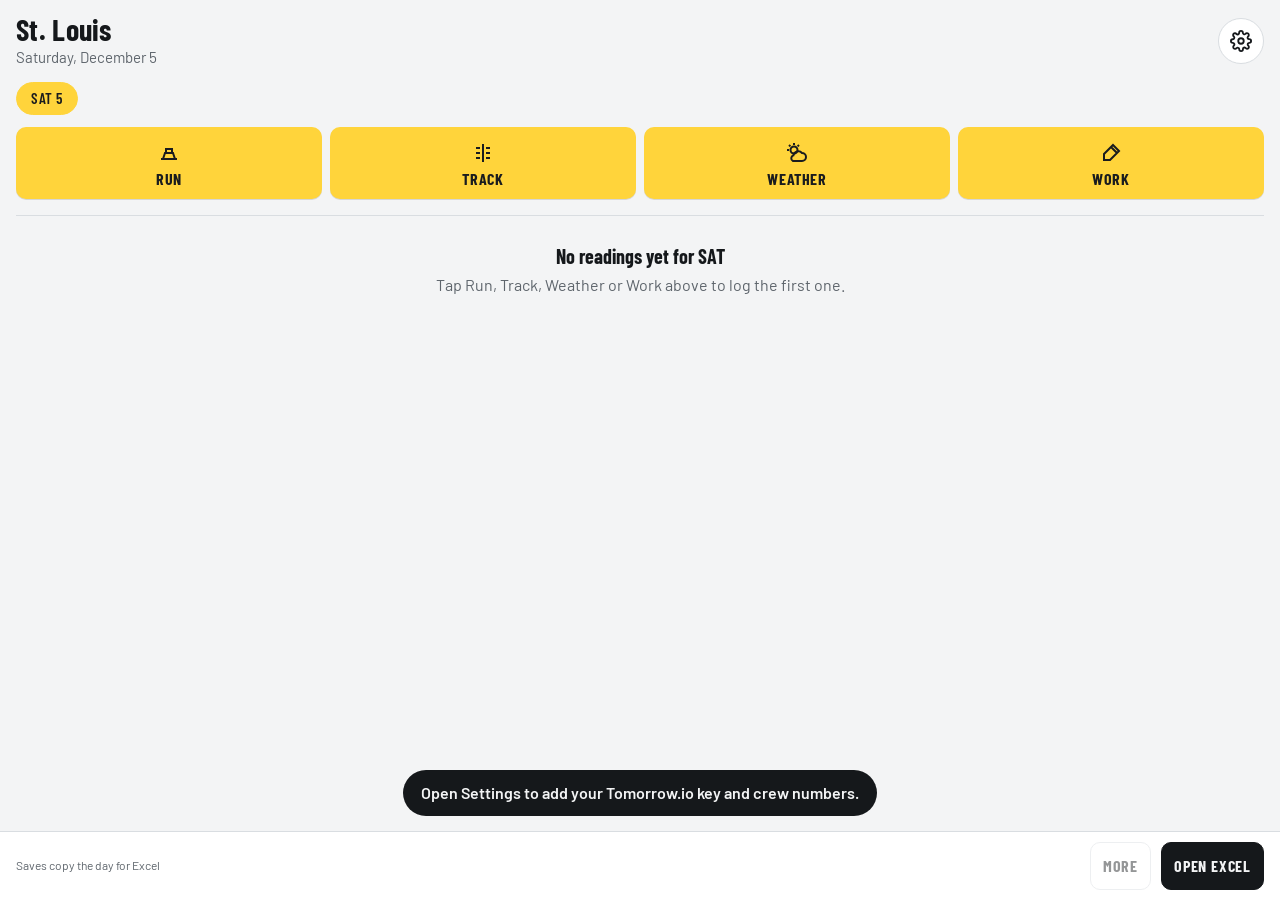
<file: index.html>
<!doctype html>
<html lang="en">
<head>
<meta charset="utf-8">
<meta name="viewport" content="width=device-width,initial-scale=1,viewport-fit=cover">
<title>Track Log</title>
<meta name="apple-mobile-web-app-capable" content="yes">
<meta name="mobile-web-app-capable" content="yes">
<meta name="apple-mobile-web-app-status-bar-style" content="default">
<meta name="apple-mobile-web-app-title" content="Track Log">
<meta name="theme-color" content="#F3F4F5" media="(prefers-color-scheme: light)">
<meta name="theme-color" content="#121416" media="(prefers-color-scheme: dark)">
<link rel="apple-touch-icon" href="icon-180.png">
<link rel="manifest" href="manifest.json">
<link rel="preconnect" href="https://fonts.googleapis.com">
<link rel="preconnect" href="https://fonts.gstatic.com" crossorigin>
<link rel="stylesheet" href="https://fonts.googleapis.com/css2?family=Barlow+Condensed:wght@500;600;700&family=Barlow:wght@400;500;600&display=swap">
<style>
/* Layout: one column, timing-slip rows; big tap targets for gloves and sun. Sticky-note yellow marks "add" and the active choice. */
:root{
  --bg:#F3F4F5; --surface:#FFFFFF; --ink:#15181B; --muted:#5E656C; --line:#D9DDE1;
  --note:#FFD43B; --note-ink:#1A1C1E; --note-soft:#FFF4C2;
  --good:#1E7F4E; --warn:#B4500A; --bad:#B42318;
  --display:"Barlow Condensed","Arial Narrow","Roboto Condensed",system-ui,sans-serif;
  --body:"Barlow",system-ui,-apple-system,"Segoe UI",sans-serif;
  --r:10px;
  color-scheme:light;
}
@media (prefers-color-scheme:dark){:root{
  --bg:#121416; --surface:#1C1F22; --ink:#ECEEF0; --muted:#9AA2AA; --line:#33383D;
  --note:#FFD43B; --note-ink:#1A1C1E; --note-soft:#3A3315;
  --good:#5FD39A; --warn:#F2A35E; --bad:#FF8A80; color-scheme:dark}}
*{box-sizing:border-box}
html,body{margin:0}
body{background:var(--bg);color:var(--ink);font:16px/1.4 var(--body);
  padding:env(safe-area-inset-top,0) max(16px,env(safe-area-inset-right,0)) calc(96px + env(safe-area-inset-bottom,0)) max(16px,env(safe-area-inset-left,0));
  font-variant-numeric:tabular-nums;-webkit-tap-highlight-color:transparent}
button,input,select,textarea{font:inherit;color:inherit}
button{cursor:pointer}
:focus-visible{outline:3px solid var(--note);outline-offset:2px}
[hidden]{display:none!important}
.label{font:600 13px/1 var(--display);letter-spacing:.08em;text-transform:uppercase;color:var(--muted)}

/* header */
header.top{display:flex;align-items:center;gap:12px;padding-block:14px 10px}
.event{flex:1;min-width:0}
.event h1{margin:0;font:700 30px/1 var(--display);letter-spacing:.01em;text-wrap:balance}
.event .sub{color:var(--muted);font-size:15px;margin-top:3px}
.iconbtn{width:46px;height:46px;border-radius:50%;border:1px solid var(--line);background:var(--surface);display:grid;place-items:center}
.iconbtn svg{width:22px;height:22px;stroke:var(--ink);fill:none;stroke-width:2}

.days{display:flex;gap:8px;overflow-x:auto;padding-block:4px 12px;scrollbar-width:none}
.days::-webkit-scrollbar{display:none}
.chip{flex:none;border:1px solid var(--line);background:var(--surface);border-radius:999px;padding:8px 14px;font:600 15px/1 var(--display);letter-spacing:.04em}
.chip[aria-pressed="true"]{background:var(--note);border-color:var(--note);color:var(--note-ink)}

.add{display:grid;grid-template-columns:repeat(4,1fr);gap:8px;margin-bottom:16px}
.add button{border:0;border-radius:var(--r);background:var(--note);color:var(--note-ink);padding:14px 4px 12px;display:flex;flex-direction:column;align-items:center;gap:6px;font:700 16px/1 var(--display);letter-spacing:.04em;text-transform:uppercase;box-shadow:0 1px 0 rgba(0,0,0,.12)}
.add button svg{width:24px;height:24px;stroke:currentColor;fill:none;stroke-width:2}
.add button:active{transform:translateY(1px)}

/* entry list */
.list{display:flex;flex-direction:column;border-top:1px solid var(--line)}
.row{display:grid;grid-template-columns:62px 1fr;gap:10px;padding:12px 2px;border-bottom:1px solid var(--line);background:none;border-left:0;border-right:0;border-top:0;text-align:left;width:100%}
.row .t{font:700 18px/1.1 var(--display)}
.row .ty{display:block;margin-top:4px;font:600 11px/1 var(--display);letter-spacing:.08em;text-transform:uppercase;color:var(--muted)}
.row .main{min-width:0}
.row .head{font:600 17px/1.2 var(--display);letter-spacing:.02em}
.row .head .tag{display:inline-block;background:var(--ink);color:var(--bg);border-radius:4px;padding:1px 6px;margin-right:6px;font-size:14px}
.row .nums{color:var(--ink);font-size:14px;margin-top:2px;overflow-wrap:anywhere}
.row .nums b{font-weight:600;color:var(--muted);font-size:12px;margin-right:2px}
.row .note{color:var(--muted);font-size:14px;margin-top:2px;overflow-wrap:anywhere}
.row.run{background:linear-gradient(90deg,var(--note-soft),transparent 70%)}
.row .xl{display:block;margin-top:5px;font:600 11px/1 var(--display);letter-spacing:.06em;text-transform:uppercase}
.row .xl.ok{color:var(--good)} .row .xl.wait{color:var(--warn)} .row .xl.txt{color:var(--ink)}
.row .xl.txt::before{content:"";display:inline-block;width:7px;height:7px;border-radius:50%;background:var(--note);box-shadow:0 0 0 1px var(--ink);margin-right:5px;vertical-align:1px}
.sheet .actions .btn{padding-inline:8px}
.pick-sheet{position:fixed;inset:0;z-index:20;background:rgba(0,0,0,.35);display:flex;align-items:flex-end}
.pick-card{width:100%;background:var(--surface);border-radius:16px 16px 0 0;display:flex;flex-direction:column;gap:12px;
  padding:18px max(16px,env(safe-area-inset-right,0)) calc(16px + env(safe-area-inset-bottom,0)) max(16px,env(safe-area-inset-left,0))}
.pick-row{display:grid;grid-template-columns:1fr 1fr;gap:10px}
.btn.big{min-height:64px;font-size:19px}
.btn.done-mark{background:var(--surface);color:var(--good);border-color:var(--good)}
.row .xl.wa::before{background:#25D366}
.linkbtn{background:none;border:0;padding:0 0 0 6px;color:inherit;text-decoration:underline;font:inherit;cursor:pointer}
.empty{padding:28px 6px;color:var(--muted);text-align:center}
.empty strong{display:block;color:var(--ink);font:700 20px/1.2 var(--display);margin-bottom:6px}

/* bottom bar */
.bar{position:fixed;left:0;right:0;bottom:0;background:var(--surface);border-top:1px solid var(--line);
  padding:10px max(16px,env(safe-area-inset-right,0)) calc(10px + env(safe-area-inset-bottom,0)) max(16px,env(safe-area-inset-left,0));display:flex;gap:10px;align-items:center}
.bar .info{flex:1;min-width:0;font-size:12px;line-height:1.3;color:var(--muted)}
.bar .btn{padding-inline:12px}
.btn{border:1px solid var(--line);background:var(--surface);border-radius:var(--r);padding:12px 16px;font:700 16px/1 var(--display);letter-spacing:.05em;text-transform:uppercase;min-height:48px}
.btn.primary{background:var(--ink);color:var(--bg);border-color:var(--ink)}
.btn.note{background:var(--note);color:var(--note-ink);border-color:var(--note)}
.btn.danger{color:var(--bad)}
.btn:disabled{opacity:.45}

/* sheet (form / settings) */
.sheet{position:fixed;inset:0;background:var(--bg);overflow-y:auto;z-index:10;
  padding:env(safe-area-inset-top,0) max(16px,env(safe-area-inset-right,0)) calc(110px + env(safe-area-inset-bottom,0)) max(16px,env(safe-area-inset-left,0))}
.sheet header{display:flex;align-items:center;gap:10px;padding-block:14px 8px;position:sticky;top:0;background:var(--bg);z-index:2}
.sheet header h2{flex:1;margin:0;font:700 26px/1 var(--display)}
.sheet .actions{position:fixed;left:0;right:0;bottom:0;background:var(--surface);border-top:1px solid var(--line);display:flex;gap:10px;
  padding:10px max(16px,env(safe-area-inset-right,0)) calc(10px + env(safe-area-inset-bottom,0)) max(16px,env(safe-area-inset-left,0));z-index:3}
.sheet .actions .btn{flex:1}
fieldset{border:0;margin:0 0 18px;padding:0;min-width:0}
legend{padding:0;margin-bottom:8px}
.sec{display:flex;justify-content:space-between;align-items:center;margin:18px 0 8px}
.grid{display:grid;grid-template-columns:repeat(3,minmax(0,1fr));gap:8px}
.grid.two{grid-template-columns:repeat(2,minmax(0,1fr))}
.f{display:flex;flex-direction:column;gap:4px;min-width:0}
.f label{font:600 12px/1 var(--display);letter-spacing:.07em;text-transform:uppercase;color:var(--muted)}
.f input,.f select,.f textarea{width:100%;min-height:50px;border:1px solid var(--line);border-radius:8px;background:var(--surface);padding:10px 10px;font-size:20px;font-weight:600}
.f textarea{font-size:17px;font-weight:500;min-height:76px;resize:vertical}
.f input.auto{background:var(--note-soft)}
.station{border:1px solid var(--line);border-radius:var(--r);background:var(--surface);padding:10px;display:flex;flex-direction:column;gap:8px}
.station .label{color:var(--ink);font-size:15px}
.station .f input{background:var(--bg)}
.stations{display:grid;grid-template-columns:repeat(2,minmax(0,1fr));gap:8px}
.station.wide,.station.wide2{grid-column:1/-1}
.station.wide .picks{flex-wrap:wrap}
.picks{display:flex;flex-wrap:wrap;gap:6px}
.pick{border:1px solid var(--line);background:var(--surface);border-radius:8px;min-width:48px;min-height:44px;padding:8px 10px;font:700 17px/1 var(--display);letter-spacing:.03em}
.pick[aria-pressed="true"]{background:var(--note);color:var(--note-ink);border-color:var(--note)}
.picks.small .pick{min-width:40px;min-height:38px;font-size:15px;padding:6px 8px}
.status{font-size:14px;color:var(--muted);min-height:20px}
.status.ok{color:var(--good)} .status.err{color:var(--bad)}
.help{color:var(--muted);font-size:14px;margin:4px 0 0}
.preview{white-space:pre-wrap;background:var(--surface);border:1px solid var(--line);border-radius:8px;padding:12px;font-size:15px}
.toast{position:fixed;left:50%;bottom:calc(84px + env(safe-area-inset-bottom,0));transform:translateX(-50%);background:var(--ink);color:var(--bg);padding:12px 18px;border-radius:999px;font-weight:600;z-index:50;max-width:calc(100% - 32px);text-align:center}
.confirm{display:flex;gap:8px;align-items:center;flex-wrap:wrap}
@media (prefers-reduced-motion:reduce){*{transition:none!important}}
</style>
</head>
<body>

<header class="top">
  <div class="event">
    <h1 id="evTrack">Track Log</h1>
    <div class="sub" id="evSub"></div>
  </div>
  <button class="iconbtn" id="openSettings" aria-label="Settings">
    <svg viewBox="0 0 24 24"><circle cx="12" cy="12" r="3"/><path d="M19.4 15a1.7 1.7 0 0 0 .3 1.8l.1.1a2 2 0 1 1-2.8 2.8l-.1-.1a1.7 1.7 0 0 0-1.8-.3 1.7 1.7 0 0 0-1 1.5V21a2 2 0 1 1-4 0v-.1a1.7 1.7 0 0 0-1.1-1.5 1.7 1.7 0 0 0-1.8.3l-.1.1a2 2 0 1 1-2.8-2.8l.1-.1a1.7 1.7 0 0 0 .3-1.8 1.7 1.7 0 0 0-1.5-1H3a2 2 0 1 1 0-4h.1a1.7 1.7 0 0 0 1.5-1.1 1.7 1.7 0 0 0-.3-1.8l-.1-.1a2 2 0 1 1 2.8-2.8l.1.1a1.7 1.7 0 0 0 1.8.3H9a1.7 1.7 0 0 0 1-1.5V3a2 2 0 1 1 4 0v.1a1.7 1.7 0 0 0 1 1.5 1.7 1.7 0 0 0 1.8-.3l.1-.1a2 2 0 1 1 2.8 2.8l-.1.1a1.7 1.7 0 0 0-.3 1.8V9a1.7 1.7 0 0 0 1.5 1H21a2 2 0 1 1 0 4h-.1a1.7 1.7 0 0 0-1.5 1z"/></svg>
  </button>
</header>

<nav class="days" id="days" aria-label="Days"></nav>

<div class="add">
  <button data-new="run"><svg viewBox="0 0 24 24"><path d="M4 18h16M6 18l2-6h8l2 6M9 12V8h6v4"/></svg>Run</button>
  <button data-new="track"><svg viewBox="0 0 24 24"><path d="M12 3v18M5 7h4M5 12h4M5 17h4M15 7h4M15 12h4M15 17h4"/></svg>Track</button>
  <button data-new="weather"><svg viewBox="0 0 24 24"><circle cx="9" cy="9" r="3.5"/><path d="M9 2v2M2 9h2M4 4l1.4 1.4M14 4l-1.4 1.4M8 20h9a4 4 0 0 0 0-8 5 5 0 0 0-8.6 2.4A3 3 0 0 0 8 20z"/></svg>Weather</button>
  <button data-new="work"><svg viewBox="0 0 24 24"><path d="M14 4l6 6-9 9H5v-6z M12 6l6 6"/></svg>Work</button>
</div>

<div class="list" id="list"></div>

<div class="bar">
  <div class="info" id="barInfo"></div>
  <button class="btn" id="copyDay" aria-label="More ways to send to Excel">More</button>
  <button class="btn primary" id="openExcel">Open Excel</button>
</div>

<!-- Entry form -->
<section class="sheet" id="form" hidden aria-labelledby="formTitle">
  <header>
    <h2 id="formTitle">Run</h2>
    <button class="iconbtn" id="closeForm" aria-label="Close"><svg viewBox="0 0 24 24"><path d="M6 6l12 12M18 6L6 18"/></svg></button>
  </header>

  <fieldset>
    <div class="grid">
      <div class="f"><label for="f_time">Time</label><input id="f_time" type="time"></div>
      <div class="f" data-show="run work track"><label for="f_run">Run</label><select id="f_run"></select></div>
      <div class="f" data-show="run track work"><label for="f_lane">Lane</label><select id="f_lane"></select></div>
    </div>
  </fieldset>

  <fieldset data-show="run">
    <legend class="label">Car</legend>
    <div class="picks" id="carPicks"></div>
  </fieldset>

  <fieldset data-show="work">
    <legend class="label">Track work</legend>
    <div class="picks" id="workPicks"></div>
  </fieldset>

  <fieldset data-show="run weather track">
    <div class="sec"><span class="label">Weather</span><button class="btn note" id="pullWx" type="button">Pull weather</button></div>
    <div class="grid">
      <div class="f"><label for="f_uv">UV</label><input id="f_uv" inputmode="decimal"></div>
      <div class="f"><label for="f_solar">Solar</label><input id="f_solar" inputmode="decimal"></div>
      <div class="f"><label for="f_cc">Cloud %</label><input id="f_cc" inputmode="decimal"></div>
      <div class="f"><label for="f_air">Air °F</label><input id="f_air" inputmode="decimal"></div>
      <div class="f"><label for="f_track">Track °F</label><input id="f_track" inputmode="decimal"></div>
    </div>
    <div class="status" id="wxStatus" aria-live="polite"></div>
  </fieldset>

  <fieldset data-show="run track">
    <div class="sec"><span class="label">KEG readings</span></div>
    <div class="stations">
      <div class="station wide">
        <span class="label">Starting line</span>
        <div class="grid two"><div class="f"><label for="f_slKeg">KEG</label><input id="f_slKeg" inputmode="decimal"></div><div class="f"><label for="f_slLoc">Location</label><input id="f_slLoc" placeholder='e.g. 1"'></div></div>
        <div class="f"><label>Grade</label><div class="picks small" data-grade="slGrade"></div></div>
      </div>
      <div class="station wide2">
        <span class="label">10 ft</span>
        <div class="grid two"><div class="f"><label for="f_k10">KEG</label><input id="f_k10" inputmode="decimal"></div><div class="f"><label for="f_push">Push</label><input id="f_push" inputmode="decimal"></div></div>
      </div>
      <div class="station">
        <span class="label">60 ft</span>
        <div class="f"><label for="f_k60">KEG</label><input id="f_k60" inputmode="decimal"></div>
      </div>
      <div class="station">
        <span class="label">80 ft</span>
        <div class="f"><label for="f_k80">KEG</label><input id="f_k80" inputmode="decimal"></div>
      </div>
      <div class="station wide">
        <span class="label">125 ft</span>
        <div class="f"><label for="f_k125">KEG</label><input id="f_k125" inputmode="decimal"></div>
        <div class="f"><label>Grade</label><div class="picks small" data-grade="g125"></div></div>
      </div>
      <div class="station">
        <span class="label">Sticky</span>
        <div class="f"><label for="f_sticky">Reading</label><input id="f_sticky" inputmode="decimal"></div>
      </div>
      <div class="station">
        <span class="label">Nate</span>
        <div class="f"><label for="f_nate">Reading</label><input id="f_nate" inputmode="decimal"></div>
      </div>
      <div class="station wide">
        <span class="label">330 ft</span>
        <div class="f"><label for="f_k330">KEG</label><input id="f_k330" inputmode="decimal"></div>
        <div class="f"><label>Grade</label><div class="picks small" data-grade="g330"></div></div>
      </div>
    </div>
  </fieldset>

  <fieldset data-show="run">
    <div class="sec"><span class="label">Result</span></div>
    <div class="grid two">
      <div class="f"><label for="f_et">ET</label><input id="f_et" inputmode="decimal" placeholder="3.91"></div>
      <div class="f"><label for="f_mph">MPH</label><input id="f_mph" inputmode="decimal" placeholder="332"></div>
    </div>
  </fieldset>

  <fieldset>
    <div class="f"><label for="f_notes">Notes</label><textarea id="f_notes" placeholder="Track feel, sky, where it was sprayed…"></textarea></div>
    <div class="picks small" id="notePicks" style="margin-top:8px"></div>
  </fieldset>

  <fieldset id="entryTools" hidden>
    <div class="sec"><span class="label">Text message</span></div>
    <div class="status" id="textedStatus"></div>
    <div class="preview" id="msgPreview"></div>
    <div class="confirm" style="margin-top:8px">
      <button class="btn note" type="button" id="textCrew">Text crew</button>
      <button class="btn note" type="button" id="waCrew">WhatsApp</button>
      <button class="btn" type="button" id="shareMsg">Share…</button>
      <button class="btn" type="button" id="copyMsg">Copy</button>
    </div>
    <div class="sec"><span class="label">Remove</span></div>
    <div class="confirm" id="delArea">
      <button class="btn danger" type="button" id="delEntry">Delete entry</button>
    </div>
  </fieldset>

  <div class="actions">
    <button class="btn" type="button" id="cancelForm">Cancel</button>
    <button class="btn note" type="button" id="saveText">Save &amp; Text</button>
    <button class="btn primary" type="button" id="saveEntry">Save</button>
  </div>
</section>

<!-- Send to Excel -->
<section class="sheet" id="export" hidden aria-labelledby="expTitle">
  <header>
    <h2 id="expTitle">Send to Excel</h2>
    <button class="iconbtn" id="closeExport" aria-label="Close"><svg viewBox="0 0 24 24"><path d="M6 6l12 12M18 6L6 18"/></svg></button>
  </header>
  <p class="help" id="expSummary"></p>

  <div id="spBox">
    <div class="sec"><span class="label">SharePoint</span></div>
    <div class="status" id="spState"></div>
    <div class="confirm" style="margin-top:6px"><button class="btn primary" type="button" id="spSendDay">Send this day to the workbook</button></div>
    <p class="help">Sends any of this day's rows that aren't in the workbook yet. Rows already sent are left alone.</p>
  </div>

  <div class="sec"><span class="label">On the iPhone · Paste into one cell</span></div>
  <div class="confirm"><button class="btn primary" type="button" id="expLine">Copy for sheet</button></div>
  <div class="status" id="expLineStatus" aria-live="polite"></div>
  <p class="help">Copies the whole day as one line. In Excel, open the <b class="expDay"></b> tab, tap cell <b>Z1</b>, tap the bar at the top where the cell's text shows, tap <b>Select All</b>, then <b>Paste</b>, then the check mark. The formulas fill every row from it. Paste again anytime and the sheet updates to match the app.</p>

  <div class="sec"><span class="label">On a computer · Copy and paste rows</span></div>
  <div class="confirm"><button class="btn" type="button" id="expCopy">Copy rows</button></div>
  <div class="status" id="expCopyStatus" aria-live="polite"></div>
  <div class="f" style="margin-top:6px"><label for="expText">Rows (if Copy doesn't work, press and hold here, tap Select All, then Copy)</label>
    <textarea id="expText" readonly style="font:13px/1.4 ui-monospace,Menlo,monospace;min-height:120px;white-space:pre;overflow-x:auto"></textarea></div>
  <p class="help">For Excel on a computer, in a tab without the Z1 formulas. Click the first empty cell in column A and paste.</p>

  <div class="sec"><span class="label">Send as a file</span></div>
  <div class="confirm"><button class="btn note" type="button" id="expShare">Share file…</button></div>
  <p class="help">Makes an Excel file of these rows. In the share menu tap <b>Save to Files</b> and pick your OneDrive or SharePoint folder (or On My iPhone). Then open the file in the Excel app, select rows 2 and down across columns A to X, copy, and paste at A4 of the <b class="expDay"></b> tab.</p>

  <div class="actions">
    <button class="btn" type="button" id="doneExport">Done</button>
  </div>
</section>

<!-- Send chooser (after Save & Text) -->
<div class="pick-sheet" id="sendPick" hidden role="dialog" aria-labelledby="sendPickTitle">
  <div class="pick-card">
    <div class="label" id="sendPickTitle">Saved. Send it to…</div>
    <div class="pick-row">
      <button class="btn note big" type="button" id="pickSms">Messages</button>
      <button class="btn note big" type="button" id="pickWa">WhatsApp</button>
    </div>
    <p class="help" id="sendPickHelp">Send to one or both. In WhatsApp, tap your group, then Send.</p>
    <button class="btn" type="button" id="pickDone" style="width:100%">Done</button>
  </div>
</div>

<!-- Settings -->
<section class="sheet" id="settings" hidden aria-labelledby="setTitle">
  <header>
    <h2 id="setTitle">Settings</h2>
    <button class="iconbtn" id="closeSettings" aria-label="Close"><svg viewBox="0 0 24 24"><path d="M6 6l12 12M18 6L6 18"/></svg></button>
  </header>

  <fieldset>
    <legend class="label">Event</legend>
    <div class="f"><label for="s_track">Track</label><select id="s_track"></select></div>
    <div class="grid two" style="margin-top:8px">
      <div class="f"><label for="s_lat">Latitude</label><input id="s_lat" inputmode="decimal"></div>
      <div class="f"><label for="s_lon">Longitude</label><input id="s_lon" inputmode="decimal"></div>
    </div>
    <div class="confirm" style="margin-top:8px"><button class="btn" type="button" id="useLoc">Use my location</button></div>
    <p class="help">Weather is pulled for these coordinates. Stand at the starting line and tap "Use my location" the first time at a new track.</p>
  </fieldset>

  <fieldset>
    <legend class="label">Tomorrow.io</legend>
    <div class="f"><label for="s_key">API key</label><input id="s_key" autocomplete="off" autocapitalize="off" spellcheck="false" style="font-size:16px"></div>
    <p class="help">The key stays on this phone. It is never saved anywhere else.</p>
  </fieldset>

  <fieldset>
    <legend class="label">Track weather station</legend>
    <div class="f"><label for="s_wxUrl">Weather service address</label><input id="s_wxUrl" autocomplete="off" autocapitalize="off" spellcheck="false" placeholder="https://track-log-weather-….run.app" style="font-size:14px"></div>
    <div class="f" style="margin-top:8px"><label for="s_wxCode">Station code for this track</label><input id="s_wxCode" autocomplete="off" autocapitalize="off" spellcheck="false" placeholder="e.g. LVMS-DS" style="font-size:16px"></div>
    <p class="help">Fills Air, Track and Solar from the weather station at the track, and UV and Cloud % from Tomorrow.io's readings for the track. With this set up, a Tomorrow.io key above is only a backup.</p>
    <div class="confirm" style="margin-top:8px"><button class="btn note" type="button" id="testWx">Test weather</button></div>
    <div class="preview" id="testOut" hidden style="margin-top:8px"></div>
  </fieldset>

  <fieldset>
    <legend class="label">Excel workbook</legend>
    <div class="f"><label for="s_xlLink">Workbook link for this track</label><input id="s_xlLink" autocomplete="off" autocapitalize="off" spellcheck="false" placeholder="Paste the SharePoint link to the Excel file" style="font-size:14px"></div>
    <p class="help">In SharePoint or the Excel app, use Copy link on this track's workbook and paste it here. The Open Excel button then opens it straight in the Excel app.</p>
    <label style="display:flex;gap:10px;align-items:center;margin-top:10px;font-size:16px"><input type="checkbox" id="s_autoCopy" style="width:22px;height:22px;flex:none"> Copy the day for the sheet every time I save</label>
  </fieldset>

  <fieldset>
    <legend class="label">Automatic sending (needs your Microsoft admin)</legend>
    <div class="grid two">
      <div class="f"><label for="s_msClient">Client ID</label><input id="s_msClient" autocomplete="off" autocapitalize="off" spellcheck="false" style="font-size:14px"></div>
      <div class="f"><label for="s_msTenant">Tenant ID</label><input id="s_msTenant" autocomplete="off" autocapitalize="off" spellcheck="false" style="font-size:14px"></div>
    </div>
    <p class="help">From your Microsoft 365 admin. Only needed once.</p>
    <div class="confirm" style="margin-top:8px">
      <button class="btn note" type="button" id="msSignIn">Sign in to Microsoft</button>
      <button class="btn" type="button" id="msSignOut" hidden>Sign out</button>
    </div>
    <div class="status" id="msStatus" aria-live="polite"></div>
    <div class="f" style="margin-top:10px"><label for="s_book">Workbook link for automatic sending</label><input id="s_book" autocomplete="off" autocapitalize="off" spellcheck="false" placeholder="Paste the SharePoint link to the Excel file" style="font-size:14px"></div>
    <div class="confirm" style="margin-top:8px"><button class="btn" type="button" id="bookConnect">Connect workbook</button></div>
    <div class="status" id="bookStatus" aria-live="polite"></div>
    <p class="help">In SharePoint, open the file's menu, tap Copy link, and paste it here. Each save then goes straight into the next empty row of that day's tab.</p>
  </fieldset>

  <fieldset>
    <legend class="label">Text group</legend>
    <div class="label" style="margin-bottom:6px">Crew phone numbers</div>
    <div id="phoneList" style="display:flex;flex-direction:column;gap:8px"></div>
    <div class="confirm" style="margin-top:8px"><button class="btn" type="button" id="addPhone">Add number</button></div>
  </fieldset>

  <fieldset>
    <legend class="label">Lists</legend>
    <div class="f"><label for="s_cars">Cars</label><input id="s_cars" style="font-size:16px"></div>
    <div class="f" style="margin-top:8px"><label for="s_work">Track work</label><input id="s_work" style="font-size:16px"></div>
    <div class="f" style="margin-top:8px"><label for="s_notes">Quick notes</label><input id="s_notes" style="font-size:16px"></div>
    <p class="help">Separate items with commas.</p>
  </fieldset>

  <fieldset>
    <legend class="label">Backup</legend>
    <div class="confirm">
      <button class="btn" type="button" id="copyBackup">Copy backup</button>
      <button class="btn" type="button" id="showRestore">Restore</button>
    </div>
    <div id="restoreArea" hidden style="margin-top:8px">
      <div class="f"><label for="s_restore">Paste a backup here</label><textarea id="s_restore" style="font-size:14px"></textarea></div>
      <button class="btn" type="button" id="doRestore" style="margin-top:8px">Restore from backup</button>
    </div>
    <p class="help">Readings are saved on this phone. Paste a backup into the notes app now and then if you want a spare copy.</p>
  </fieldset>

  <div class="actions">
    <button class="btn primary" type="button" id="saveSettings">Done</button>
  </div>
</section>

<div class="toast" id="toast" hidden role="status"></div>

<script src="msal-browser.min.js"></script>
<script>
"use strict";
/* ---------- reference data (from the team's Data tab) ---------- */
const TRACKS = [
  ["Gainesville",29.7480,-82.2830],["Phoenix",33.2290,-111.9700],["Pomona",34.0880,-117.7680],
  ["Charlotte",35.3530,-80.6830],["Valdosta",30.8870,-83.2730],["Joliet",41.4700,-88.0580],
  ["Budds Creek",38.3700,-76.8300],["Epping",42.9970,-71.0820],["Bristol",36.5160,-82.2580],
  ["Norwalk",41.2270,-82.5830],["Sonoma",38.1610,-122.4550],["Seattle",47.3220,-122.1460],
  ["Brainerd",46.4200,-94.2720],["Indy",39.8010,-86.3480],["Martin",42.5370,-85.6480],
  ["Rockingham",34.9800,-79.6100],["St. Louis",38.6500,-90.1340],["Dallas",32.3600,-96.6940],
  ["Las Vegas",36.2720,-115.0110]
];
const RUNS = ["","Q1","Q2","Q3","Q4","Q5","E1","E2","E3","E4","T1","T2","T3","T4","T5","T6","T7","T8","T9","T10"];
const LANES = ["","L","R","1","2","3","4"];
const GRADES = ["A++","A+","A","A-","B+","B","B-","C+","C","C-"];
const DEF = {
  cars:"Austin, Matt H, PM, FSS, FC, TF, PSC, TAFC, TAD, TS, FX, TD, PSM",
  work:"Spray, Scrape, Prep, Delay",
  notes:"Drag only, 660' - WB, 1320' - 40', 57' - WB, 85' - WB, Light haze, Light cloud"
};
const WX_CODES = {"Las Vegas":"LVMS-DS","Pomona":"Pomona"}; // RaceRS gateway weather codes, case-sensitive; Settings can add or change them
const TYPE_NAME = {run:"Run",track:"Track",weather:"Weather",work:"Work"};
const DAY3 = ["SUN","MON","TUE","WED","THURS","FRI","SAT"];

/* ---------- storage (wrapped: Safari private mode can throw) ---------- */
const store = {
  get(k,d){try{const v=localStorage.getItem(k);return v==null?d:JSON.parse(v)}catch(e){return d}},
  set(k,v){try{localStorage.setItem(k,JSON.stringify(v));return true}catch(e){toast("Couldn't save on this phone. Storage may be full.");return false}}
};
let entries = store.get("tl.entries",[]);
let cfg = Object.assign({track:"St. Louis",lat:null,lon:null,key:"",wxUrl:"https://track-log-weather-xhawhaxjpq-uk.a.run.app",phones:"",cars:DEF.cars,work:DEF.work,notes:DEF.notes,coords:{}}, store.get("tl.cfg",{}));
let curDate = todayISO();

/* ---------- helpers ---------- */
const $ = id => document.getElementById(id);
function todayISO(d=new Date()){return d.getFullYear()+"-"+String(d.getMonth()+1).padStart(2,"0")+"-"+String(d.getDate()).padStart(2,"0")}
function nowHM(){const d=new Date();return String(d.getHours()).padStart(2,"0")+":"+String(d.getMinutes()).padStart(2,"0")}
function list(s){return String(s||"").split(",").map(x=>x.trim()).filter(Boolean)}
function dayLabel(iso){const d=new Date(iso+"T12:00:00");return DAY3[d.getDay()]}
function prettyDate(iso){const d=new Date(iso+"T12:00:00");return d.toLocaleDateString(undefined,{weekday:"long",month:"long",day:"numeric"})}
function time12(hm){if(!hm)return "";let[h,m]=hm.split(":").map(Number);const ap=h>=12?"PM":"AM";h=h%12||12;return h+":"+String(m).padStart(2,"0")+" "+ap}
function trackCoords(name){
  const o=cfg.coords&&cfg.coords[name];if(o)return o;
  const t=TRACKS.find(t=>t[0]===name);return t?{lat:t[1],lon:t[2]}:null}
function esc(s){return String(s??"").replace(/[&<>"]/g,c=>({"&":"&amp;","<":"&lt;",">":"&gt;",'"':"&quot;"}[c]))}
function has(v){return v!==undefined&&v!==null&&String(v).trim()!==""}
function uid(){return Date.now().toString(36)+Math.random().toString(36).slice(2,7)}
function save(){store.set("tl.entries",entries)}
let tt;function toast(msg){const t=$("toast");t.textContent=msg;t.hidden=false;clearTimeout(tt);tt=setTimeout(()=>t.hidden=true,2600)}

/* ---------- Excel row: columns A..W in the SAT/SUN tab order ---------- */
const COLS = ["time","run","lane","car","uv","solar","cc","air","track","slLoc","slKeg","slGrade","k10","push","k60","k80","k125","g125","sticky","k330","g330","nate","notes"];
function notesText(e){
  const parts=[];
  if(has(e.notes))parts.push(e.notes.trim());
  if(has(e.et)||has(e.mph))parts.push([e.et,has(e.mph)?e.mph+"mph":""].filter(has).join(", "));
  return parts.join(" / ");
}
function excelRow(e){
  return COLS.map(c=>{
    let v = c==="time"?time12(e.time): c==="car"?(e.type==="work"?e.work:e.car): c==="notes"?notesText(e): e[c];
    return has(v)?String(v).replace(/[\t\r\n]+/g," "):"";
  }).join("\t")+"\t"; // trailing empty X cell: Notes is merged W:X in the day tabs, so the paste must cover both
}
function dayEntries(iso){return entries.filter(e=>e.date===iso&&e.event===cfg.track).sort((a,b)=>(a.time||"").localeCompare(b.time||""))}

/* ---------- text message ---------- */
function message(e){
  const L=[];
  const head=[cfg.track+" "+dayLabel(e.date), e.run, e.lane&&("Lane "+e.lane), e.type==="work"?e.work:e.car, time12(e.time)].filter(has);
  if(e.type==="weather")head.splice(1,0,"Weather");
  if(e.type==="track"&&!e.car)head.splice(1,0,"Track reading");
  L.push(head.join(" · "));
  const wx=[has(e.track)&&"Track "+e.track+"°", has(e.air)&&"Air "+e.air+"°", has(e.uv)&&"UV "+e.uv, has(e.solar)&&"Solar "+e.solar, has(e.cc)&&"CC "+e.cc+"%"].filter(Boolean);
  if(wx.length)L.push(wx.join(" · "));
  const k=[];
  if(has(e.slKeg)||has(e.slLoc)||has(e.slGrade))k.push("SL "+[e.slLoc,e.slKeg,e.slGrade].filter(has).join(" "));
  if(has(e.k10)||has(e.push))k.push("10' "+[e.k10,has(e.push)&&("P"+e.push)].filter(Boolean).join(" "));
  if(has(e.k60))k.push("60' "+e.k60);
  if(has(e.k80))k.push("80' "+e.k80);
  if(has(e.k125)||has(e.g125))k.push("125' "+[e.k125,e.g125].filter(has).join(" "));
  if(has(e.sticky))k.push("Sticky "+e.sticky);
  if(has(e.k330)||has(e.g330))k.push("330' "+[e.k330,e.g330].filter(has).join(" "));
  if(has(e.nate))k.push("Nate "+e.nate);
  if(k.length)L.push(k.join(" · "));
  if(has(e.et)||has(e.mph))L.push([e.et,has(e.mph)&&(e.mph+" mph")].filter(Boolean).join(" / "));
  if(has(e.notes))L.push(e.notes.trim());
  return L.join("\n");
}
function smsHref(body){
  const nums=list(cfg.phones).map(n=>n.replace(/[^\d+]/g,"")).filter(Boolean);
  if(!nums.length)return null;
  if(nums.length===1)return "sms:"+nums[0]+"&body="+encodeURIComponent(body);
  return "sms://open?addresses="+nums.join(",")+"/&body="+encodeURIComponent(body);
}

/* ---------- weather (Tomorrow.io) ---------- */
function cToF(c){return Math.round((c*9/5+32)*10)/10}
async function tioFetch(lat,lon,fields,timeISO){
  const p=new URLSearchParams({location:lat+","+lon,fields:fields.join(","),units:"metric",apikey:cfg.key});
  if(timeISO){const t=new Date(timeISO);t.setMinutes(0,0,0);const e=new Date(t.getTime()+3600e3);
    p.set("timesteps","1h");p.set("startTime",t.toISOString());p.set("endTime",e.toISOString());}
  else p.set("timesteps","current");
  const r=await fetch("https://api.tomorrow.io/v4/timelines?"+p.toString());
  let j=null;try{j=await r.json()}catch(_){}
  if(!r.ok){const m=(j&&(j.message||j.type))||("HTTP "+r.status);const err=new Error(m);err.status=r.status;throw err}
  const iv=j&&j.data&&j.data.timelines&&j.data.timelines[0]&&j.data.timelines[0].intervals;
  if(!iv||!iv.length)throw new Error("No weather came back for that time.");
  return iv[0].values;
}
// The entry's moment, or null for "now" when it is within half an hour of now.
function wxWhen(dateISO,hm){
  if(dateISO&&hm){const d=new Date(dateISO+"T"+hm+":00");if(Math.abs(Date.now()-d.getTime())>30*60e3)return d.toISOString();}
  return null;
}
async function getWeather(dateISO,hm){
  if(!cfg.key)throw new Error("Add your Tomorrow.io key in Settings first.");
  const c=trackCoords(cfg.track);if(!c)throw new Error("Set this track's location in Settings.");
  const when=wxWhen(dateISO,hm);
  const fields=["temperature","cloudCover","uvIndex","solarGHI"];
  let v, solarOk=true;
  try{v=await tioFetch(c.lat,c.lon,fields,when)}
  catch(err){
    if(err.status===400||err.status===403){ solarOk=false; v=await tioFetch(c.lat,c.lon,fields.filter(f=>f!=="solarGHI"),when) }
    else throw err;
  }
  return {
    uv: v.uvIndex!=null?v.uvIndex:"",
    solar: solarOk&&v.solarGHI!=null?Math.round(v.solarGHI):"",
    cc: v.cloudCover!=null?Math.round(v.cloudCover):"",
    air: v.temperature!=null?Math.round(cToF(v.temperature)):"",
    solarOk, past:!!when
  };
}

/* ---------- weather station at the track (RaceRS gateway, through the Track Log weather service) ---------- */
// A blank saved code falls back to the built-in one, so a track saved before it had a code still gets it.
// A saved code that differs from the built-in one only in case (an older version saved codes in capitals)
// gets the built-in spelling, since the gateway's codes are case-sensitive.
function wxCode(track){
  const saved=(cfg.wxCodes||{})[track],built=WX_CODES[track];
  if(saved&&built&&saved.toLowerCase()===built.toLowerCase())return built;
  return saved||built||"";
}
function stationReady(){return !!(cfg.wxUrl&&wxCode(cfg.track))}
// null when not set up; {none:true} when the track has no reading for that time. Otherwise the reading,
// with uv and cloudCover from the gateway's Tomorrow.io readings (null where there are none).
async function getStation(dateISO,hm){
  if(!stationReady())return null;
  const when=wxWhen(dateISO,hm);
  const p=new URLSearchParams({track:wxCode(cfg.track)});if(when)p.set("at",new Date(when).getTime());
  const r=await fetch(cfg.wxUrl.replace(/\/+$/,"")+"/weather?"+p.toString());
  if(r.status===204)return {none:true};
  let j=null;try{j=await r.json()}catch(_){}
  if(!r.ok)throw new Error((j&&j.error)||("The weather service answered "+r.status+"."));
  return j;
}
// One line saying where the station's values (what) came from and how old the reading is.
function stationText(s,past,what){
  if(s.none||s.sourceMs==null)return "No station reading for "+(past?"that time":"the last 3 hours");
  what=what||(s.track!=null?"Air, Track and Solar":"Air and Solar");
  const from=s.source==="TomorrowIO"?"the track's Tomorrow.io feed (no station reporting)":"the "+s.source+" station";
  const d=new Date(s.sourceMs),age=Math.round((Date.now()-s.sourceMs)/60e3);
  return what+" from "+from+", "+(past?"taken "+time12(String(d.getHours()).padStart(2,"0")+":"+String(d.getMinutes()).padStart(2,"0")):age<1?"just now":age+" min old");
}
function wxErr(err,name){return err instanceof TypeError?"No connection to "+name:String(err.message||err)}

/* ---------- main screen ---------- */
function render(){
  $("evTrack").textContent=cfg.track||"Track Log";
  $("evSub").textContent=prettyDate(curDate);
  const dates=[...new Set(entries.filter(e=>e.event===cfg.track).map(e=>e.date).concat([todayISO(),curDate]))].sort();
  $("days").innerHTML=dates.map(d=>`<button class="chip" data-date="${d}" aria-pressed="${d===curDate}">${dayLabel(d)} ${Number(d.slice(8))}</button>`).join("");
  const rows=dayEntries(curDate);
  $("list").innerHTML = rows.length? rows.map(rowHTML).join("") :
    `<div class="empty"><strong>No readings yet for ${dayLabel(curDate)}</strong>Tap Run, Track, Weather or Work above to log the first one.</div>`;
  $("barInfo").textContent = spConfigured(cfg.track)? syncSummary() : rows.length? `${rows.length} row${rows.length>1?"s":""} · paste into Z1 of the ${dayLabel(curDate)} tab` : "Saves copy the day for Excel";
  $("copyDay").disabled=!rows.length;
}
function rowHTML(e){
  const n=[];
  const add=(lab,v)=>{if(has(v))n.push(`<b>${lab}</b>${esc(v)}`)};
  add("TRK ",e.track);add("AIR ",e.air);add("UV ",e.uv);add("SOL ",e.solar);
  add("SL ",[e.slKeg,e.slGrade].filter(has).join(" "));add("10′ ",e.k10);add("P ",e.push);add("60′ ",e.k60);add("80′ ",e.k80);
  add("125′ ",[e.k125,e.g125].filter(has).join(" "));add("STK ",e.sticky);add("330′ ",[e.k330,e.g330].filter(has).join(" "));
  const who=e.type==="work"?e.work:e.car;
  const head=[e.run&&`<span class="tag">${esc(e.run)}</span>`, esc([who, e.lane&&("Lane "+e.lane)].filter(has).join(" · ")||TYPE_NAME[e.type])].filter(Boolean).join("");
  const note=notesText(e);
  return `<button class="row ${e.type==="run"?"run":""}" data-id="${e.id}">
    <span><span class="t">${esc(time12(e.time).replace(/ [AP]M/,""))}</span><span class="ty">${TYPE_NAME[e.type]}</span>${e.texted?`<span class="xl txt">Texted</span>`:""}${e.wa?`<span class="xl txt wa">WhatsApp</span>`:""}${e.xl&&!e.dirty?`<span class="xl ok">Row ${e.xl.row}</span>`:e.dirty&&spConfigured(e.event)?`<span class="xl wait">Waiting</span>`:""}</span>
    <span class="main"><span class="head">${head}</span>${n.length?`<div class="nums">${n.join(" &nbsp;")}</div>`:""}${note?`<div class="note">${esc(note)}</div>`:""}</span>
  </button>`;
}

/* ---------- entry form ---------- */
let editing=null;      // entry object being edited
const FIELDS=["time","run","lane","uv","solar","cc","air","track","slLoc","slKeg","k10","push","k60","k80","k125","sticky","k330","nate","et","mph","notes"];
function fill(sel,opts){sel.innerHTML=opts.map(o=>`<option value="${esc(o)}">${o||"—"}</option>`).join("")}
function picks(el,opts,current,onPick){
  el.innerHTML=opts.map(o=>`<button type="button" class="pick" aria-pressed="${o===current}" data-v="${esc(o)}">${esc(o)}</button>`).join("");
  el.onclick=ev=>{const b=ev.target.closest(".pick");if(!b)return;const v=b.dataset.v;
    const on=b.getAttribute("aria-pressed")==="true";
    el.querySelectorAll(".pick").forEach(p=>p.setAttribute("aria-pressed","false"));
    if(!on)b.setAttribute("aria-pressed","true");onPick(on?"":v)};
}
function openForm(type,entry){
  editing = entry? Object.assign({},entry) : {id:uid(),type,event:cfg.track,date:curDate,time:curDate===todayISO()?nowHM():""};
  type=editing.type;
  $("formTitle").textContent=(entry?"Edit ":"New ")+TYPE_NAME[type].toLowerCase();
  document.querySelectorAll("#form [data-show]").forEach(el=>el.hidden=!el.dataset.show.split(" ").includes(type));
  fill($("f_run"),RUNS);fill($("f_lane"),LANES);
  FIELDS.forEach(f=>{const el=$("f_"+f);if(el){el.value=editing[f]??"";el.classList.remove("auto")}});
  picks($("carPicks"),list(cfg.cars),editing.car,v=>editing.car=v);
  picks($("workPicks"),list(cfg.work),editing.work,v=>editing.work=v);
  document.querySelectorAll("#form [data-grade]").forEach(el=>{const k=el.dataset.grade;picks(el,GRADES,editing[k],v=>editing[k]=v)});
  $("notePicks").innerHTML=list(cfg.notes).map(n=>`<button type="button" class="pick" data-n="${esc(n)}">${esc(n)}</button>`).join("");
  $("wxStatus").textContent="";$("wxStatus").className="status";
  $("entryTools").hidden=!entry;
  $("delArea").innerHTML=`<button class="btn danger" type="button" id="delEntry">Delete entry</button>`;
  if(entry){$("msgPreview").textContent=message(editing);showTexted()}
  $("form").hidden=false;$("form").scrollTop=0;document.body.style.overflow="hidden";
  if(!entry&&(type==="run"||type==="weather")&&(cfg.key||stationReady()))pullWeather(true);
}
function readForm(){FIELDS.forEach(f=>{const el=$("f_"+f);if(el)editing[f]=el.value.trim()})}
function closeForm(){$("form").hidden=true;document.body.style.overflow="";editing=null}
async function pullWeather(auto){
  const st=$("wxStatus");st.className="status";st.textContent="Getting weather…";
  readForm();
  if(!cfg.key&&!stationReady()){st.className="status err";st.textContent="Add your Tomorrow.io key or the track weather station in Settings first.";return}
  const id=editing.id,date=editing.date,hm=editing.time,past=!!wxWhen(date,hm);
  const [t,s]=await Promise.allSettled([cfg.key?getWeather(date,hm):null,getStation(date,hm)]);
  if(!editing||editing.id!==id)return; // the form was closed while waiting
  // Each value from the best source that has it. The station measures at the track, so its Air and
  // Solar win over Tomorrow.io's model; the service's UV and Cloud % win over this phone's own key.
  const tv=t.value,stn=s.value,reading=!!(stn&&stn.sourceMs!=null),w={},src={},msgs=[];
  const put=(k,v,from)=>{if(v!=null&&v!==""){w[k]=v;src[k]=from}},rnd=v=>v==null?null:Math.round(v);
  if(tv)["uv","solar","cc","air"].forEach(k=>put(k,tv[k],"tio"));
  if(reading){put("air",rnd(stn.air),"stn");put("track",rnd(stn.track),"stn");put("solar",rnd(stn.solar),"stn")}
  if(stn&&!stn.none){put("uv",stn.uv,"sky");put("cc",rnd(stn.cloudCover),"sky")}
  ["uv","solar","cc","air","track"].forEach(k=>{const el=$("f_"+k);if(has(w[k])&&(!auto||!has(el.value))){el.value=w[k];el.classList.add("auto")}});
  // "Air, Track and Solar": the fields a source filled, in form order.
  const NAME={air:"Air",track:"Track",solar:"Solar",uv:"UV",cc:"Cloud %"};
  const named=from=>{const a=["air","track","solar","uv","cc"].filter(k=>src[k]===from).map(k=>NAME[k]);return a.length<2?a.join(""):a.slice(0,-1).join(", ")+" and "+a[a.length-1]};
  if(s.status==="rejected")msgs.push("Weather station: "+wxErr(s.reason,"the weather service"));
  else if(stn){
    if(!reading||named("stn"))msgs.push(stationText(stn,past,named("stn")));
    if(named("sky"))msgs.push(named("sky")+" from Tomorrow.io");
  }
  if(t.status==="rejected")msgs.push("Tomorrow.io: "+wxErr(t.reason,"Tomorrow.io"));
  else if(tv&&named("tio"))msgs.push(named("tio")+" from Tomorrow.io"+(tv.solarOk||has(w.solar)?"":". Solar isn't available on this key, so type it in"));
  const got=Object.keys(w).length>0;
  st.className="status "+(got?"ok":"err");
  st.textContent=(got?(past?"Weather for that time pulled. ":"Current weather pulled. "):"")+msgs.map(m=>m.replace(/\.$/,"")).join(". ")+"."+(got?"":" Type the weather in"+(t.status==="rejected"||s.status==="rejected"?", or tap Pull weather again once you have signal.":"."));
}
function saveEntry(andText){
  readForm();
  if(editing.type==="run"&&!editing.car){toast("Pick the car for this run.");return}
  if(editing.type==="work"&&!editing.work){toast("Pick what track work was done.");return}
  editing.dirty=true;
  const i=entries.findIndex(e=>e.id===editing.id);
  const wasNew=i<0;
  if(wasNew)entries.push(editing);else entries[i]=editing;
  save();
  const saved=editing;closeForm();render();syncNow();
  let copied=false;
  if(cfg.autoCopy!==false&&navigator.clipboard){
    const line=sheetLine(entries.filter(e=>e.date===saved.date&&e.event===saved.event).sort((a,b)=>(a.time||"").localeCompare(b.time||"")));
    navigator.clipboard.writeText(line).then(()=>{copied=true},()=>{});
  }
  if(andText){openPick(saved);return}
  setTimeout(()=>toast("Saved"+(copied?" · copied for Excel":"")),120);
}

/* ---------- copy / share ---------- */
async function copyText(text,okMsg){
  try{await navigator.clipboard.writeText(text);toast(okMsg)}
  catch(e){
    const ta=document.createElement("textarea");ta.value=text;ta.setAttribute("readonly","");ta.style.position="fixed";ta.style.opacity="0";
    document.body.appendChild(ta);ta.select();ta.setSelectionRange(0,text.length);
    let ok=false;try{ok=document.execCommand("copy")}catch(_){}
    ta.remove();toast(ok?okMsg:"Couldn't copy. Try again.");
  }
}

/* ---------- settings ---------- */
function openSettings(){
  fill($("s_track"),TRACKS.map(t=>t[0]));$("s_track").value=cfg.track;
  setCoordFields();
  $("s_key").value=cfg.key;renderPhones(list(cfg.phones));
  $("s_wxUrl").value=cfg.wxUrl||"";$("s_wxCode").value=wxCode(cfg.track);
  $("s_xlLink").value=(cfg.xlLinks||{})[cfg.track]||"";$("s_autoCopy").checked=cfg.autoCopy!==false;
  $("s_msClient").value=cfg.msClient||"";$("s_msTenant").value=cfg.msTenant||"";renderSp();
  $("s_cars").value=cfg.cars;$("s_work").value=cfg.work;$("s_notes").value=cfg.notes;
  $("testOut").hidden=true;$("restoreArea").hidden=true;
  $("settings").hidden=false;$("settings").scrollTop=0;document.body.style.overflow="hidden";
}
function setCoordFields(){const c=trackCoords($("s_track").value)||{};$("s_lat").value=c.lat??"";$("s_lon").value=c.lon??""}
function readSettings(){
  cfg.track=$("s_track").value;
  const lat=parseFloat($("s_lat").value),lon=parseFloat($("s_lon").value);
  if(isFinite(lat)&&isFinite(lon)){const def=TRACKS.find(t=>t[0]===cfg.track);
    if(!def||Math.abs(def[1]-lat)>1e-6||Math.abs(def[2]-lon)>1e-6){cfg.coords=cfg.coords||{};cfg.coords[cfg.track]={lat,lon}}}
  cfg.key=$("s_key").value.trim();
  cfg.wxUrl=$("s_wxUrl").value.trim();
  // Kept as typed: the gateway's codes are case-sensitive. Only a code that differs from the built-in one is saved.
  cfg.wxCodes=cfg.wxCodes||{};const wc=$("s_wxCode").value.trim();
  if(wc&&wc.toLowerCase()!==(WX_CODES[cfg.track]||"").toLowerCase())cfg.wxCodes[cfg.track]=wc;else delete cfg.wxCodes[cfg.track];
  cfg.phones=[...document.querySelectorAll("#phoneList input")].map(i=>i.value.trim()).filter(Boolean).join(", ");
  const mc=$("s_msClient").value.trim(),mt=$("s_msTenant").value.trim();
  if(mc!==(cfg.msClient||"")||mt!==(cfg.msTenant||""))msalApp=null;
  cfg.msClient=mc;cfg.msTenant=mt;
  cfg.xlLinks=cfg.xlLinks||{};const xl=$("s_xlLink").value.trim();if(xl)cfg.xlLinks[cfg.track]=xl;else delete cfg.xlLinks[cfg.track];
  cfg.autoCopy=$("s_autoCopy").checked;
  cfg.cars=$("s_cars").value||DEF.cars;cfg.work=$("s_work").value||DEF.work;cfg.notes=$("s_notes").value||DEF.notes;
  store.set("tl.cfg",cfg);
}

/* ---------- SharePoint: write rows straight into the workbook (Microsoft Graph) ---------- */
const SCOPES=["Files.ReadWrite.All"];
let msalApp=null, syncing=false, syncAgain=false, lastSyncErr=null, lastSyncAt=null;
class SignInNeeded extends Error{constructor(){super("Sign in to Microsoft in Settings to send rows to the workbook.")}}
function spConfigured(track){return !!(cfg.msClient&&cfg.msTenant&&cfg.books&&cfg.books[track])}
async function msInit(){
  if(msalApp)return msalApp;
  if(!cfg.msClient||!cfg.msTenant||!window.msal)return null;
  const app=new msal.PublicClientApplication({auth:{clientId:cfg.msClient,authority:"https://login.microsoftonline.com/"+cfg.msTenant,redirectUri:location.origin+location.pathname},cache:{cacheLocation:"localStorage"}});
  await app.initialize();
  let r=null;try{r=await app.handleRedirectPromise()}catch(e){lastSyncErr=e}
  if(r&&r.account)app.setActiveAccount(r.account);
  if(!app.getActiveAccount()&&app.getAllAccounts()[0])app.setActiveAccount(app.getAllAccounts()[0]);
  msalApp=app;return app;
}
async function msToken(interactive){
  const app=await msInit();if(!app)throw new SignInNeeded();
  const acc=app.getActiveAccount();
  if(!acc){if(interactive){await app.loginRedirect({scopes:SCOPES});return new Promise(()=>{})}throw new SignInNeeded()}
  try{return (await app.acquireTokenSilent({scopes:SCOPES,account:acc})).accessToken}
  catch(e){if(interactive){await app.acquireTokenRedirect({scopes:SCOPES,account:acc});return new Promise(()=>{})}throw new SignInNeeded()}
}
async function graph(method,path,body){
  const t=await msToken(false);
  const r=await fetch("https://graph.microsoft.com/v1.0"+path,{method,headers:{Authorization:"Bearer "+t,"Content-Type":"application/json"},body:body?JSON.stringify(body):undefined});
  let j=null;try{j=await r.json()}catch(_){}
  if(!r.ok){const e=new Error((j&&j.error&&j.error.message)||("HTTP "+r.status));e.status=r.status;throw e}
  return j;
}
function shareId(url){return "u!"+btoa(unescape(encodeURIComponent(url.trim()))).replace(/=+$/,"").replace(/\//g,"_").replace(/\+/g,"-")}
const wbPath=b=>`/drives/${encodeURIComponent(b.driveId)}/items/${encodeURIComponent(b.itemId)}/workbook`;
const wsPath=name=>`/worksheets('${encodeURIComponent(name.replace(/'/g,"''"))}')`;
async function listTabs(book){return ((await graph("GET",wbPath(book)+"/worksheets?$select=name")).value||[]).map(w=>w.name)}
function tabFor(tabs,iso){
  const want=dayLabel(iso).slice(0,3);
  return tabs.find(t=>t.toUpperCase().replace(/[^A-Z]/g,"").slice(0,3)===want);
}
const FIRST_ROW=4, LAST_ROW=200;
async function nextEmptyRow(book,sheet){
  const j=await graph("GET",wbPath(book)+wsPath(sheet)+`/range(address='A${FIRST_ROW}:W${LAST_ROW}')?$select=values`);
  const i=(j.values||[]).findIndex(r=>r.every(c=>c===""||c===null));
  if(i<0)throw new Error(`The ${sheet} tab has no empty rows left between ${FIRST_ROW} and ${LAST_ROW}.`);
  return FIRST_ROW+i;
}
function cellVal(v){
  if(v===""||v==null)return "";
  if(/^-?\d+(\.\d+)?$/.test(v))return Number(v);
  if(/^[=+\-@]/.test(v))return "'"+v;   // keep notes like "- WB" from turning into formulas
  return v;
}
async function writeRow(book,sheet,row,vals){
  const base=wbPath(book)+wsPath(sheet);
  await graph("PATCH",base+`/range(address='A${row}:V${row}')`,{values:[vals.slice(0,22).map(cellVal)]});
  await graph("PATCH",base+`/range(address='W${row}')`,{values:[[cellVal(vals[22])]]});   // Notes is merged W:X
}
function syncSummary(){
  if(syncing)return "Sending to the workbook…";
  const waiting=entries.filter(e=>e.dirty&&spConfigured(e.event)).length;
  if(lastSyncErr)return (waiting?`${waiting} waiting · `:"")+friendlyErr(lastSyncErr);
  if(waiting)return `${waiting} row${waiting>1?"s":""} waiting to send`;
  const book=cfg.books[cfg.track];
  return `All rows are in ${book.name||"the workbook"}`;
}
function friendlyErr(err){
  if(err instanceof SignInNeeded)return err.message;
  if(err instanceof TypeError)return "No signal. Rows will send when you're back online.";
  if(err.status===401||err.status===403)return "Microsoft refused access. Sign in again in Settings with the work account that can edit this file.";
  if(err.status===404)return "Couldn't find the workbook. Reconnect it in Settings.";
  if(err.status===423||err.status===409||err.status===429||err.status>=500)return "The workbook is busy. Trying again shortly.";
  return String(err.message||err);
}
async function syncNow(){
  if(syncing){syncAgain=true;return}
  if(!cfg.msClient||!cfg.msTenant){return}
  syncing=true;render();
  try{
    let clears=store.get("tl.clears",[]);
    while(clears.length){
      const c=clears[0],book=Object.values(cfg.books||{}).find(b=>b.itemId===c.item);
      if(book)await writeRow(book,c.sheet,c.row,Array(24).fill(""));
      clears.shift();store.set("tl.clears",clears);
    }
    const tabCache={};
    for(const e of entries){
      if(!e.dirty)continue;
      const book=cfg.books&&cfg.books[e.event];if(!book)continue;
      let sheet,row;
      if(e.xl&&e.xl.item===book.itemId){sheet=e.xl.sheet;row=e.xl.row}
      else{
        const tabs=tabCache[book.itemId]||(tabCache[book.itemId]=await listTabs(book));
        sheet=tabFor(tabs,e.date);
        if(!sheet)throw new Error(`${book.name||"The workbook"} has no tab for ${prettyDate(e.date).split(",")[0]}. Add one named ${dayLabel(e.date)}.`);
        row=await nextEmptyRow(book,sheet);
      }
      await writeRow(book,sheet,row,excelRow(e).split("\t"));
      e.xl={item:book.itemId,sheet,row};e.dirty=false;save();render();
    }
    lastSyncErr=null;lastSyncAt=Date.now();
  }catch(err){lastSyncErr=err}
  syncing=false;render();renderSp();
  if(syncAgain){syncAgain=false;syncNow()}
  else if(lastSyncErr&&!(lastSyncErr instanceof SignInNeeded)){clearTimeout(syncNow.t);syncNow.t=setTimeout(syncNow,60000)}
}
async function renderSp(){
  const st=$("msStatus");if(!st)return;
  $("msSignOut").hidden=true;
  if(!cfg.msClient||!cfg.msTenant){st.className="status";st.textContent="Add the Client ID and Tenant ID first.";}
  else{
    let app=null;try{app=await msInit()}catch(e){}
    const acc=app&&app.getActiveAccount();
    st.className="status"+(acc?" ok":"");
    st.textContent=acc?`Signed in as ${acc.username}`:"Not signed in.";
    $("msSignOut").hidden=!acc;
  }
  const b=cfg.books&&cfg.books[$("s_track")?$("s_track").value:cfg.track];
  $("bookStatus").className="status"+(b?" ok":"");
  $("bookStatus").textContent=b?`Connected: ${b.name}${b.tabs?" · tabs "+b.tabs.join(", "):""}`:"No workbook connected for this track.";
  if($("spState")){
    $("spBox").hidden=!spConfigured(cfg.track);
    $("spState").textContent=spConfigured(cfg.track)?syncSummary():"";
  }
}

/* ---------- wiring ---------- */
document.querySelector(".add").onclick=e=>{const b=e.target.closest("[data-new]");if(b)openForm(b.dataset.new)};
$("list").onclick=e=>{const r=e.target.closest(".row");if(r){const en=entries.find(x=>x.id===r.dataset.id);if(en)openForm(null,en)}};
$("days").onclick=e=>{const c=e.target.closest(".chip");if(c){curDate=c.dataset.date;render()}};
$("closeForm").onclick=closeForm;$("cancelForm").onclick=closeForm;
$("saveEntry").onclick=()=>saveEntry(false);
$("pullWx").onclick=()=>pullWeather(false);
["f_uv","f_solar","f_cc","f_air"].forEach(id=>$(id).addEventListener("input",e=>e.target.classList.remove("auto")));
$("notePicks").onclick=e=>{const b=e.target.closest(".pick");if(!b)return;const t=$("f_notes");t.value=t.value.trim()?t.value.trim()+" / "+b.dataset.n:b.dataset.n};
$("form").addEventListener("input",()=>{if(editing&&!$("entryTools").hidden){readForm();$("msgPreview").textContent=message(editing)}});
$("form").addEventListener("click",e=>{if(editing&&!$("entryTools").hidden&&e.target.closest(".pick")){setTimeout(()=>$("msgPreview").textContent=message(editing))}});
const SENT_KEY={sms:"texted",wa:"wa"};
function markSent(e,ch,on=true){
  const k=SENT_KEY[ch],t=entries.find(x=>x.id===e.id);
  if(t){if(on)t[k]=Date.now();else delete t[k];save();render()}
  if(editing&&editing.id===e.id){if(on)editing[k]=t?t[k]:Date.now();else delete editing[k];showTexted()}
}
const markTexted=(e,on=true)=>markSent(e,"sms",on);
function waHref(body){return "whatsapp://send?text="+encodeURIComponent(body)}
function showTexted(){
  const st=$("textedStatus");if(!st||!editing)return;
  const tm=v=>esc(new Date(v).toLocaleTimeString([],{hour:"numeric",minute:"2-digit"}));
  const parts=[];
  if(editing.texted)parts.push(`Texted at ${tm(editing.texted)}<button type="button" class="linkbtn" data-un="sms">Unmark</button>`);
  if(editing.wa)parts.push(`WhatsApp at ${tm(editing.wa)}<button type="button" class="linkbtn" data-un="wa">Unmark</button>`);
  st.className="status"+(parts.length?" ok":"");
  st.innerHTML=parts.length?parts.join(" &nbsp;·&nbsp; "):"Not sent yet.";
}
$("textedStatus").addEventListener("click",e=>{const b=e.target.closest("[data-un]");if(b)markSent(editing,b.dataset.un,false)});
/* chooser after Save & Text */
let pickEntry=null;
function openPick(entry){pickEntry=entry;$("pickSms").className="btn note big";$("pickWa").className="btn note big";
  $("pickSms").textContent="Messages";$("pickWa").textContent="WhatsApp";$("sendPick").hidden=false}
function sendVia(ch,entry,btn){
  const body=message(entry);
  if(ch==="sms"){const href=smsHref(body);if(!href){toast("Add crew phone numbers in Settings to use Messages.");return}
    markSent(entry,"sms");if(btn){btn.className="btn big done-mark";btn.textContent="Messages ✓"}location.href=href}
  else{markSent(entry,"wa");if(btn){btn.className="btn big done-mark";btn.textContent="WhatsApp ✓"}location.href=waHref(body)}
}
$("pickSms").onclick=()=>pickEntry&&sendVia("sms",pickEntry,$("pickSms"));
$("pickWa").onclick=()=>pickEntry&&sendVia("wa",pickEntry,$("pickWa"));
$("pickDone").onclick=()=>{$("sendPick").hidden=true;pickEntry=null};
$("sendPick").addEventListener("click",e=>{if(e.target.id==="sendPick"){$("sendPick").hidden=true;pickEntry=null}});
$("waCrew").onclick=()=>{readForm();sendVia("wa",editing,null)};
$("saveText").onclick=()=>saveEntry(true);
$("textCrew").onclick=()=>{readForm();const href=smsHref(message(editing));
  if(!href){toast("Add the crew's phone numbers in Settings first.");return}
  markTexted(editing);location.href=href;};
$("shareMsg").onclick=async()=>{readForm();const text=message(editing);
  if(navigator.share){try{await navigator.share({text});markTexted(editing)}catch(_){}}else copyText(text,"Message copied")};
$("copyMsg").onclick=()=>{readForm();copyText(message(editing),"Message copied")};
$("delArea").addEventListener("click",e=>{
  if(e.target.id==="delEntry"){$("delArea").innerHTML=`<span>Delete this entry?</span><button class="btn danger" type="button" id="delYes">Delete</button><button class="btn" type="button" id="delNo">Keep</button>`}
  else if(e.target.id==="delYes"){const gone=entries.find(x=>x.id===editing.id);
    if(gone&&gone.xl){const cl=store.get("tl.clears",[]);cl.push(gone.xl);store.set("tl.clears",cl)}
    entries=entries.filter(x=>x.id!==editing.id);save();closeForm();render();syncNow();toast("Entry deleted")}
  else if(e.target.id==="delNo"){$("delArea").innerHTML=`<button class="btn danger" type="button" id="delEntry">Delete entry</button>`}
});
/* ---------- real .xlsx file (no library): a stored zip of SpreadsheetML parts ---------- */
const HEAD=["Time","Run","Lane","Car","UV","Solar","CC","Air","Track","SL Location","SL KEG","SL Grade","10ft KEG","Push","60ft KEG","80ft KEG","125ft KEG","125ft Grade","Sticky","330ft KEG","330ft Grade","Nate","Notes",""];
const CRC=(()=>{const t=new Uint32Array(256);for(let n=0;n<256;n++){let c=n;for(let k=0;k<8;k++)c=c&1?0xEDB88320^(c>>>1):c>>>1;t[n]=c>>>0}return t})();
function crc32(b){let c=0xFFFFFFFF;for(let i=0;i<b.length;i++)c=CRC[(c^b[i])&255]^(c>>>8);return(c^0xFFFFFFFF)>>>0}
function zipStore(files){ // files: [[name, string]]
  const enc=new TextEncoder(),parts=[],central=[];let off=0;
  for(const [name,str] of files){
    const nb=enc.encode(name),db=enc.encode(str),crc=crc32(db);
    const lh=new DataView(new ArrayBuffer(30));
    lh.setUint32(0,0x04034b50,true);lh.setUint16(4,20,true);lh.setUint16(6,0x0800,true);lh.setUint16(8,0,true);
    lh.setUint32(14,crc,true);lh.setUint32(18,db.length,true);lh.setUint32(22,db.length,true);lh.setUint16(26,nb.length,true);
    parts.push(new Uint8Array(lh.buffer),nb,db);
    const ch=new DataView(new ArrayBuffer(46));
    ch.setUint32(0,0x02014b50,true);ch.setUint16(4,20,true);ch.setUint16(6,20,true);ch.setUint16(8,0x0800,true);
    ch.setUint32(16,crc,true);ch.setUint32(20,db.length,true);ch.setUint32(24,db.length,true);ch.setUint16(28,nb.length,true);ch.setUint32(42,off,true);
    central.push(new Uint8Array(ch.buffer),nb);
    off+=30+nb.length+db.length;
  }
  const csize=central.reduce((s,p)=>s+p.length,0);
  const end=new DataView(new ArrayBuffer(22));
  end.setUint32(0,0x06054b50,true);end.setUint16(8,files.length,true);end.setUint16(10,files.length,true);end.setUint32(12,csize,true);end.setUint32(16,off,true);
  return new Blob([...parts,...central,new Uint8Array(end.buffer)],{type:"application/vnd.openxmlformats-officedocument.spreadsheetml.sheet"});
}
function xesc(s){return String(s).replace(/[&<>"]/g,c=>({"&":"&amp;","<":"&lt;",">":"&gt;",'"':"&quot;"}[c])).replace(/[\x00-\x08\x0B\x0C\x0E-\x1F]/g,"")}
function colName(i){return String.fromCharCode(65+i)}
function cellXML(ref,v,style){
  if(v===""||v==null)return `<c r="${ref}"${style?` s="${style}"`:""}/>`;
  if(typeof v==="number")return `<c r="${ref}"${style?` s="${style}"`:""}><v>${v}</v></c>`;
  return `<c r="${ref}" t="inlineStr"${style?` s="${style}"`:""}><is><t xml:space="preserve">${xesc(v)}</t></is></c>`;
}
function buildXlsx(entriesForDay,sheetName){
  const rows=[HEAD.map((h,i)=>cellXML(colName(i)+"1",h,2)).join("")];
  entriesForDay.forEach((e,ri)=>{
    const r=ri+2, vals=excelRow(e).split("\t");
    rows.push(vals.map((v,ci)=>{
      const ref=colName(ci)+r;
      if(ci===0&&e.time){const[hh,mm]=e.time.split(":").map(Number);return cellXML(ref,(hh*60+mm)/1440,1)}
      if(/^-?\d+(\.\d+)?$/.test(v))return cellXML(ref,Number(v));
      return cellXML(ref,v);
    }).join(""));
  });
  const n=entriesForDay.length+1;
  const merges=Array.from({length:n},(_,i)=>`<mergeCell ref="W${i+1}:X${i+1}"/>`).join("");
  const sheet=`<?xml version="1.0" encoding="UTF-8" standalone="yes"?><worksheet xmlns="http://schemas.openxmlformats.org/spreadsheetml/2006/main"><sheetViews><sheetView workbookViewId="0"><pane ySplit="1" topLeftCell="A2" activePane="bottomLeft" state="frozen"/></sheetView></sheetViews><cols><col min="1" max="1" width="10" customWidth="1"/><col min="23" max="23" width="40" customWidth="1"/></cols><sheetData>${rows.map((c,i)=>`<row r="${i+1}">${c}</row>`).join("")}</sheetData><mergeCells count="${n}">${merges}</mergeCells></worksheet>`;
  const styles=`<?xml version="1.0" encoding="UTF-8" standalone="yes"?><styleSheet xmlns="http://schemas.openxmlformats.org/spreadsheetml/2006/main"><numFmts count="1"><numFmt numFmtId="164" formatCode="h:mm AM/PM"/></numFmts><fonts count="2"><font><sz val="11"/><name val="Calibri"/></font><font><b/><sz val="11"/><name val="Calibri"/></font></fonts><fills count="2"><fill><patternFill patternType="none"/></fill><fill><patternFill patternType="gray125"/></fill></fills><borders count="1"><border><left/><right/><top/><bottom/><diagonal/></border></borders><cellStyleXfs count="1"><xf numFmtId="0" fontId="0" fillId="0" borderId="0"/></cellStyleXfs><cellXfs count="3"><xf numFmtId="0" fontId="0" fillId="0" borderId="0" xfId="0"/><xf numFmtId="164" fontId="0" fillId="0" borderId="0" xfId="0" applyNumberFormat="1"/><xf numFmtId="0" fontId="1" fillId="0" borderId="0" xfId="0" applyFont="1"/></cellXfs><cellStyles count="1"><cellStyle name="Normal" xfId="0" builtinId="0"/></cellStyles></styleSheet>`;
  return zipStore([
    ["[Content_Types].xml",`<?xml version="1.0" encoding="UTF-8" standalone="yes"?><Types xmlns="http://schemas.openxmlformats.org/package/2006/content-types"><Default Extension="rels" ContentType="application/vnd.openxmlformats-package.relationships+xml"/><Default Extension="xml" ContentType="application/xml"/><Override PartName="/xl/workbook.xml" ContentType="application/vnd.openxmlformats-officedocument.spreadsheetml.sheet.main+xml"/><Override PartName="/xl/worksheets/sheet1.xml" ContentType="application/vnd.openxmlformats-officedocument.spreadsheetml.worksheet+xml"/><Override PartName="/xl/styles.xml" ContentType="application/vnd.openxmlformats-officedocument.spreadsheetml.styles+xml"/></Types>`],
    ["_rels/.rels",`<?xml version="1.0" encoding="UTF-8" standalone="yes"?><Relationships xmlns="http://schemas.openxmlformats.org/package/2006/relationships"><Relationship Id="rId1" Type="http://schemas.openxmlformats.org/officeDocument/2006/relationships/officeDocument" Target="xl/workbook.xml"/></Relationships>`],
    ["xl/workbook.xml",`<?xml version="1.0" encoding="UTF-8" standalone="yes"?><workbook xmlns="http://schemas.openxmlformats.org/spreadsheetml/2006/main" xmlns:r="http://schemas.openxmlformats.org/officeDocument/2006/relationships"><sheets><sheet name="${xesc(sheetName)}" sheetId="1" r:id="rId1"/></sheets></workbook>`],
    ["xl/_rels/workbook.xml.rels",`<?xml version="1.0" encoding="UTF-8" standalone="yes"?><Relationships xmlns="http://schemas.openxmlformats.org/package/2006/relationships"><Relationship Id="rId1" Type="http://schemas.openxmlformats.org/officeDocument/2006/relationships/worksheet" Target="worksheets/sheet1.xml"/><Relationship Id="rId2" Type="http://schemas.openxmlformats.org/officeDocument/2006/relationships/styles" Target="styles.xml"/></Relationships>`],
    ["xl/worksheets/sheet1.xml",sheet],
    ["xl/styles.xml",styles]
  ]);
}
function csvCell(v){v=String(v??"");return /[",\n]/.test(v)?'"'+v.replace(/"/g,'""')+'"':v}
function exportData(){
  const rows=dayEntries(curDate);
  return {rows, tsv:rows.map(excelRow).join("\n"),
    csv:"\ufeff"+rows.map(e=>excelRow(e).split("\t").map(csvCell).join(",")).join("\r\n")+"\r\n",
    name:(cfg.track||"Track").replace(/[^A-Za-z0-9]+/g,"-")+"-"+dayLabel(curDate)+"-"+curDate+".xlsx"};
}
$("copyDay").onclick=()=>{const d=exportData();if(!d.rows.length)return;
  $("expSummary").textContent=`${d.rows.length} row${d.rows.length>1?"s":""} from ${cfg.track}, ${prettyDate(curDate)}, in your sheet's column order (Time through Notes).`;
  document.querySelectorAll(".expDay").forEach(b=>b.textContent=dayLabel(curDate));
  $("expText").value=d.tsv;$("expCopyStatus").textContent="";$("expCopyStatus").className="status";
  $("expShare").hidden=!(navigator.canShare&&navigator.canShare({files:[new File(["x"],"t.xlsx",{type:"application/vnd.openxmlformats-officedocument.spreadsheetml.sheet"})]}));
  renderSp();
  $("export").hidden=false;$("export").scrollTop=0;document.body.style.overflow="hidden";};
function sheetLine(rows){
  // one line for cell Z1: columns split by | and rows by ~ (the day tab formulas use TEXTSPLIT on these)
  return rows.map(e=>excelRow(e).split("\t").slice(0,23).map(v=>v.replace(/[|~\r\n\t]+/g,"/")).join("|")).join("~");
}
$("expLine").onclick=async()=>{const rows=dayEntries(curDate),line=sheetLine(rows),st=$("expLineStatus");let ok=false;
  try{await navigator.clipboard.writeText(line);ok=true}catch(_){}
  if(!ok){const t=$("expText");t.value=line;t.focus();t.setSelectionRange(0,line.length);try{ok=document.execCommand("copy")}catch(_){}}
  st.className="status "+(ok?"ok":"err");
  st.textContent=ok?`Copied ${rows.length} row${rows.length>1?"s":""}. Paste into Z1 of the ${dayLabel(curDate)} tab.`:"This phone blocked the copy. Press and hold the text box below, tap Select All, then Copy.";};
function rowsHTML(rows){
  // Excel (iPhone and desktop) pastes an HTML table cell by cell; empty <td>s keep blanks in place
  const tr=rows.map(e=>"<tr>"+excelRow(e).split("\t").map(v=>"<td>"+esc(v)+"</td>").join("")+"</tr>").join("");
  return '<html><head><meta charset="utf-8"></head><body><table><!--StartFragment-->'+tr+'<!--EndFragment--></table></body></html>';
}
$("expCopy").onclick=async()=>{const t=$("expText"),st=$("expCopyStatus");let ok=false,how="";
  const rows=dayEntries(curDate);
  try{ // must start before any await, or iPhone drops the tap permission
    if(window.ClipboardItem&&navigator.clipboard&&navigator.clipboard.write){
      await navigator.clipboard.write([new ClipboardItem({
        "text/html":new Blob([rowsHTML(rows)],{type:"text/html"}),
        "text/plain":new Blob([t.value],{type:"text/plain"})})]);
      ok=true;how="table";
    }
  }catch(_){}
  if(!ok){try{await navigator.clipboard.writeText(t.value);ok=true;how="text"}catch(_){}}
  if(!ok){t.focus();t.setSelectionRange(0,t.value.length);try{ok=document.execCommand("copy");how="text"}catch(_){}}
  st.className="status "+(ok?"ok":"err");
  st.textContent=!ok?"This phone blocked the copy. Press and hold the rows below, tap Select All, then Copy."
    :how==="table"?`Copied ${rows.length} row${rows.length>1?"s":""} as a table. In Excel, tap A4 once, tap it again, then tap Paste.`
    :"Copied as plain text. If Excel won't paste it, use Share file below.";};
$("expShare").onclick=async()=>{const d=exportData();
  const f=new File([buildXlsx(d.rows,dayLabel(curDate))],d.name,{type:"application/vnd.openxmlformats-officedocument.spreadsheetml.sheet"});
  try{await navigator.share({files:[f],title:d.name})}catch(err){if(err&&err.name!=="AbortError")toast("Couldn't open the share menu. Use Copy rows instead.")}};
$("spSendDay").onclick=()=>{let n=0;dayEntries(curDate).forEach(e=>{if(!e.xl||e.dirty){e.dirty=true;n++}});save();
  if(!n){toast("Every row for this day is already in the workbook.");return}
  toast(`Sending ${n} row${n>1?"s":""}…`);syncNow().then(renderSp)};
$("closeExport").onclick=$("doneExport").onclick=()=>{$("export").hidden=true;document.body.style.overflow=""};
$("openExcel").onclick=async()=>{
  const link=(cfg.xlLinks||{})[cfg.track];
  const rows=dayEntries(curDate);
  if(rows.length){try{await navigator.clipboard.writeText(sheetLine(rows))}catch(_){}}
  if(!link){toast("Add this track's workbook link in Settings to open it from here.");return}
  location.href="ms-excel:ofe|u|"+link;
};
function renderPhones(nums){
  if(!nums.length)nums=[""];
  $("phoneList").innerHTML=nums.map((n,i)=>`<div style="display:flex;gap:8px;align-items:center">
    <input type="tel" inputmode="tel" autocomplete="off" id="s_phone${i}" aria-label="Phone number ${i+1}" value="${esc(n)}" placeholder="317-555-0101"
      style="flex:1;min-width:0;min-height:50px;border:1px solid var(--line);border-radius:8px;background:var(--surface);padding:10px;font-size:20px;font-weight:600">
    <button type="button" class="iconbtn" data-rm="${i}" aria-label="Remove number ${i+1}"><svg viewBox="0 0 24 24"><path d="M6 6l12 12M18 6L6 18"/></svg></button></div>`).join("");
}
function currentPhones(){return [...document.querySelectorAll("#phoneList input")].map(i=>i.value)}
$("addPhone").onclick=()=>{const n=currentPhones();n.push("");renderPhones(n);const all=document.querySelectorAll("#phoneList input");all[all.length-1].focus()};
$("phoneList").onclick=e=>{const b=e.target.closest("[data-rm]");if(!b)return;const n=currentPhones();n.splice(+b.dataset.rm,1);renderPhones(n)};
$("openSettings").onclick=openSettings;
$("closeSettings").onclick=()=>{readSettings();$("settings").hidden=true;document.body.style.overflow="";render()};
$("saveSettings").onclick=$("closeSettings").onclick;
$("s_track").onchange=()=>{setCoordFields();$("s_xlLink").value=(cfg.xlLinks||{})[$("s_track").value]||"";$("s_wxCode").value=wxCode($("s_track").value);renderSp()};
$("msSignIn").onclick=async()=>{readSettings();msalApp=null;
  if(!cfg.msClient||!cfg.msTenant){toast("Add the Client ID and Tenant ID first.");return}
  try{await msToken(true);renderSp();toast("Signed in")}catch(e){$("msStatus").className="status err";$("msStatus").textContent=friendlyErr(e)}};
$("msSignOut").onclick=async()=>{const app=await msInit();const acc=app&&app.getActiveAccount();
  if(app&&acc){try{await app.clearCache({account:acc})}catch(_){};app.setActiveAccount(null)}renderSp();toast("Signed out")};
$("bookConnect").onclick=async()=>{readSettings();const link=$("s_book").value.trim(),st=$("bookStatus");
  if(!/^https:\/\//.test(link)){st.className="status err";st.textContent="Paste the full SharePoint link (it starts with https://).";return}
  st.className="status";st.textContent="Connecting…";
  try{
    const it=await graph("GET","/shares/"+shareId(link)+"/driveItem?$select=id,name,parentReference");
    const book={driveId:it.parentReference.driveId,itemId:it.id,name:it.name};
    book.tabs=await listTabs(book);
    cfg.books=cfg.books||{};cfg.books[cfg.track]=book;store.set("tl.cfg",cfg);
    $("s_book").value="";renderSp();toast("Workbook connected");
  }catch(e){st.className="status err";st.textContent=friendlyErr(e)}};
$("useLoc").onclick=()=>{
  if(!navigator.geolocation){toast("This phone didn't share a location.");return}
  navigator.geolocation.getCurrentPosition(p=>{$("s_lat").value=p.coords.latitude.toFixed(4);$("s_lon").value=p.coords.longitude.toFixed(4);toast("Location set for "+$("s_track").value)},
    ()=>toast("Location is off. Allow it for Safari in iPhone Settings, or type the numbers in."),{enableHighAccuracy:true,timeout:15000});
};
$("testWx").onclick=async()=>{readSettings();const out=$("testOut");out.hidden=false;out.textContent="Asking for the weather…";
  const [t,s]=await Promise.allSettled([cfg.key?getWeather():null,getStation()]);
  const L=[cfg.track+" right now"];
  if(t.value){const w=t.value;L.push(`Tomorrow.io: UV ${w.uv} · Solar ${w.solarOk?w.solar:"not on this key"} · Cloud ${w.cc}% · Air ${w.air}°F`)}
  else L.push(t.status==="rejected"?(t.reason instanceof TypeError?"Couldn't reach Tomorrow.io. Check your signal.":"Tomorrow.io said: "+(t.reason.message||t.reason)):"Tomorrow.io: add a key above");
  if(s.status==="rejected")L.push("Weather station: "+wxErr(s.reason,"the weather service"));
  else if(!s.value)L.push("Weather station: add the service address and this track's code");
  else{const v=s.value;
    if(v.sourceMs!=null)L.push(`Weather station: Air ${Math.round(v.air)}°F · Track ${v.track!=null?Math.round(v.track)+"°F":"none"} · Solar ${Math.round(v.solar)}`,stationText(v,false));
    else L.push("Weather station: no reading in the last 3 hours");
    L.push(v.uv!=null||v.cloudCover!=null
      ?`Weather service, from Tomorrow.io: UV ${v.uv??"none"} · Cloud ${v.cloudCover!=null?Math.round(v.cloudCover)+"%":"none"}`
      :"Weather service: no UV or Cloud % (no Tomorrow.io readings for this track)");
  }
  out.textContent=L.join("\n")};
$("copyBackup").onclick=()=>copyText(JSON.stringify({v:1,entries,cfg:Object.assign({},cfg,{key:""})}),"Backup copied (your API key is left out)");
$("showRestore").onclick=()=>$("restoreArea").hidden=false;
$("doRestore").onclick=()=>{try{const j=JSON.parse($("s_restore").value);if(!Array.isArray(j.entries))throw 0;
  const ids=new Set(entries.map(e=>e.id));j.entries.forEach(e=>{if(!ids.has(e.id))entries.push(e)});save();toast("Backup restored");$("restoreArea").hidden=true;render()}
  catch(e){toast("That doesn't look like a Track Log backup.")}};

if("serviceWorker" in navigator&&location.protocol==="https:")navigator.serviceWorker.register("sw.js").catch(()=>{});
if(navigator.storage&&navigator.storage.persist)navigator.storage.persist().catch(()=>{});
render();
if(cfg.msClient&&cfg.msTenant){msInit().then(()=>syncNow()).catch(()=>{})}
window.addEventListener("online",()=>syncNow());
document.addEventListener("visibilitychange",()=>{if(document.visibilityState==="visible")syncNow()});
if(!cfg.key)setTimeout(()=>toast("Open Settings to add your Tomorrow.io key and crew numbers."),600);
</script>
</body>
</html>
</file>
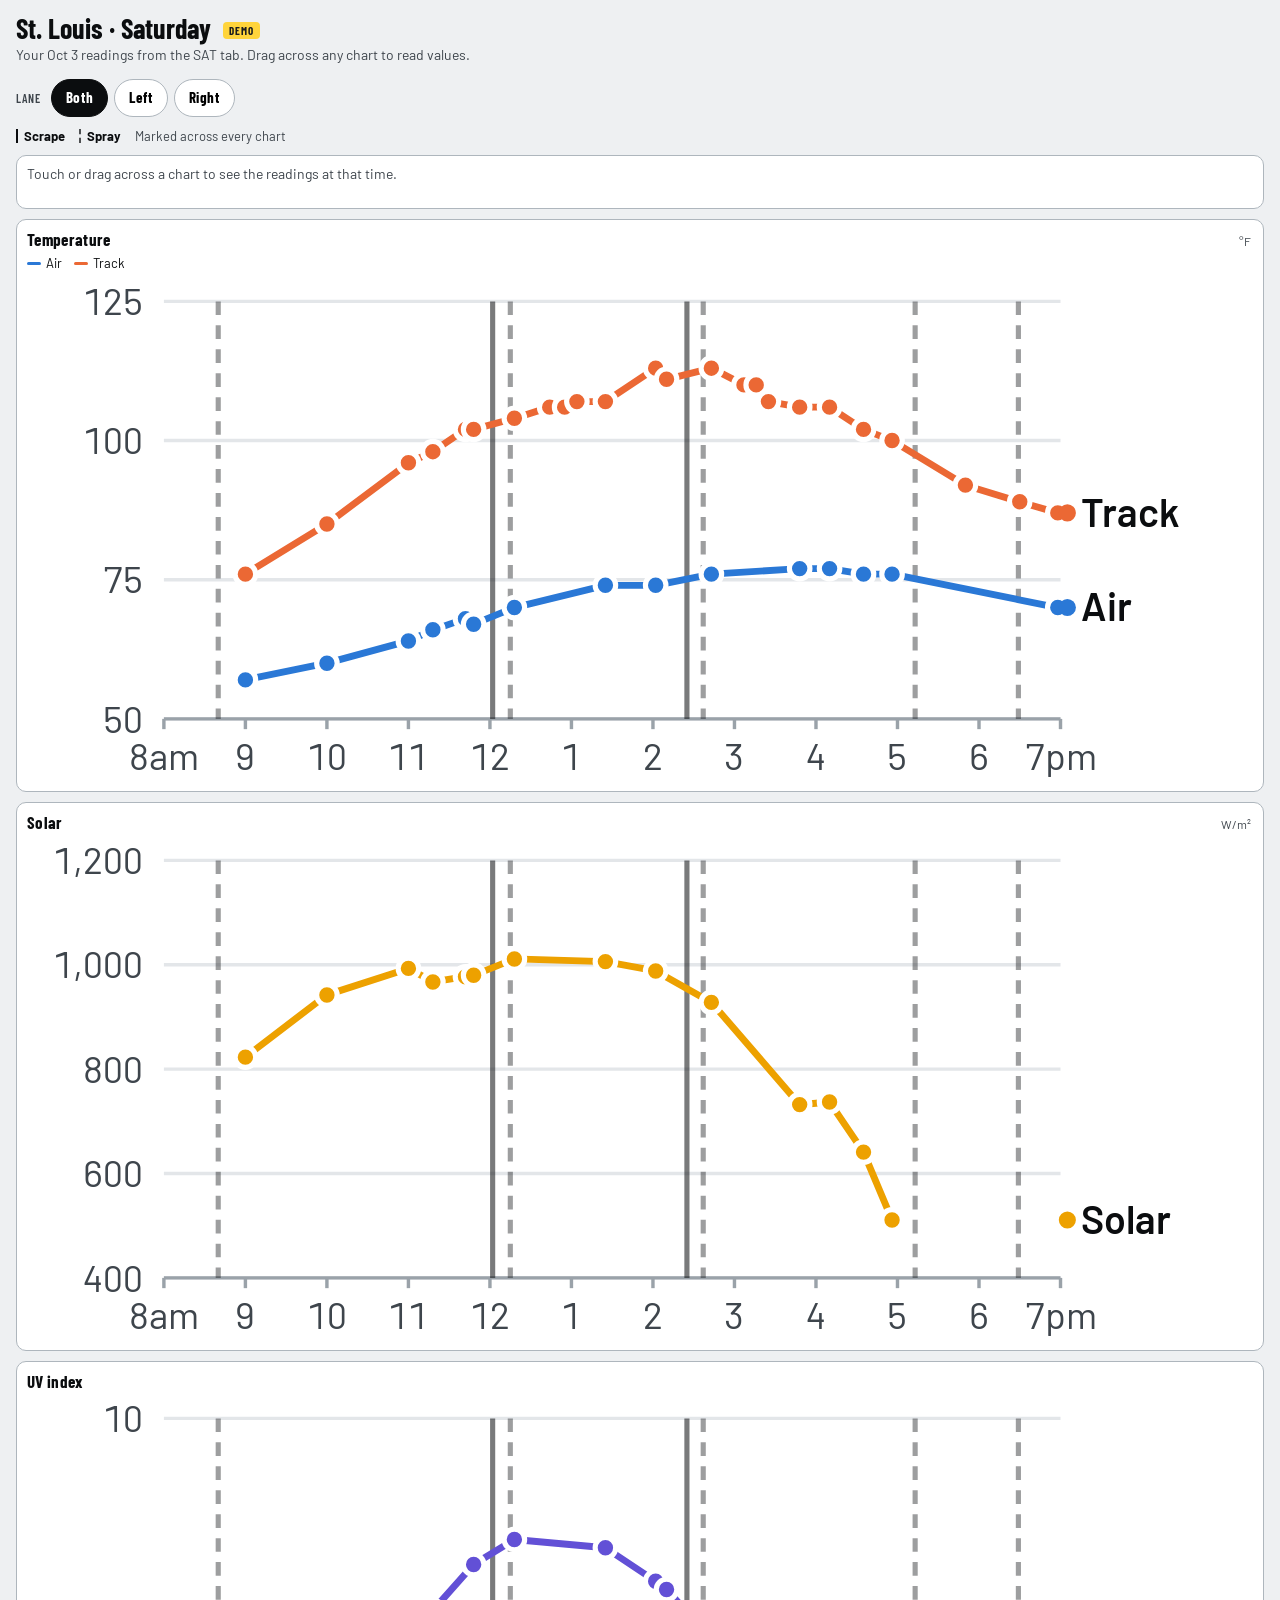
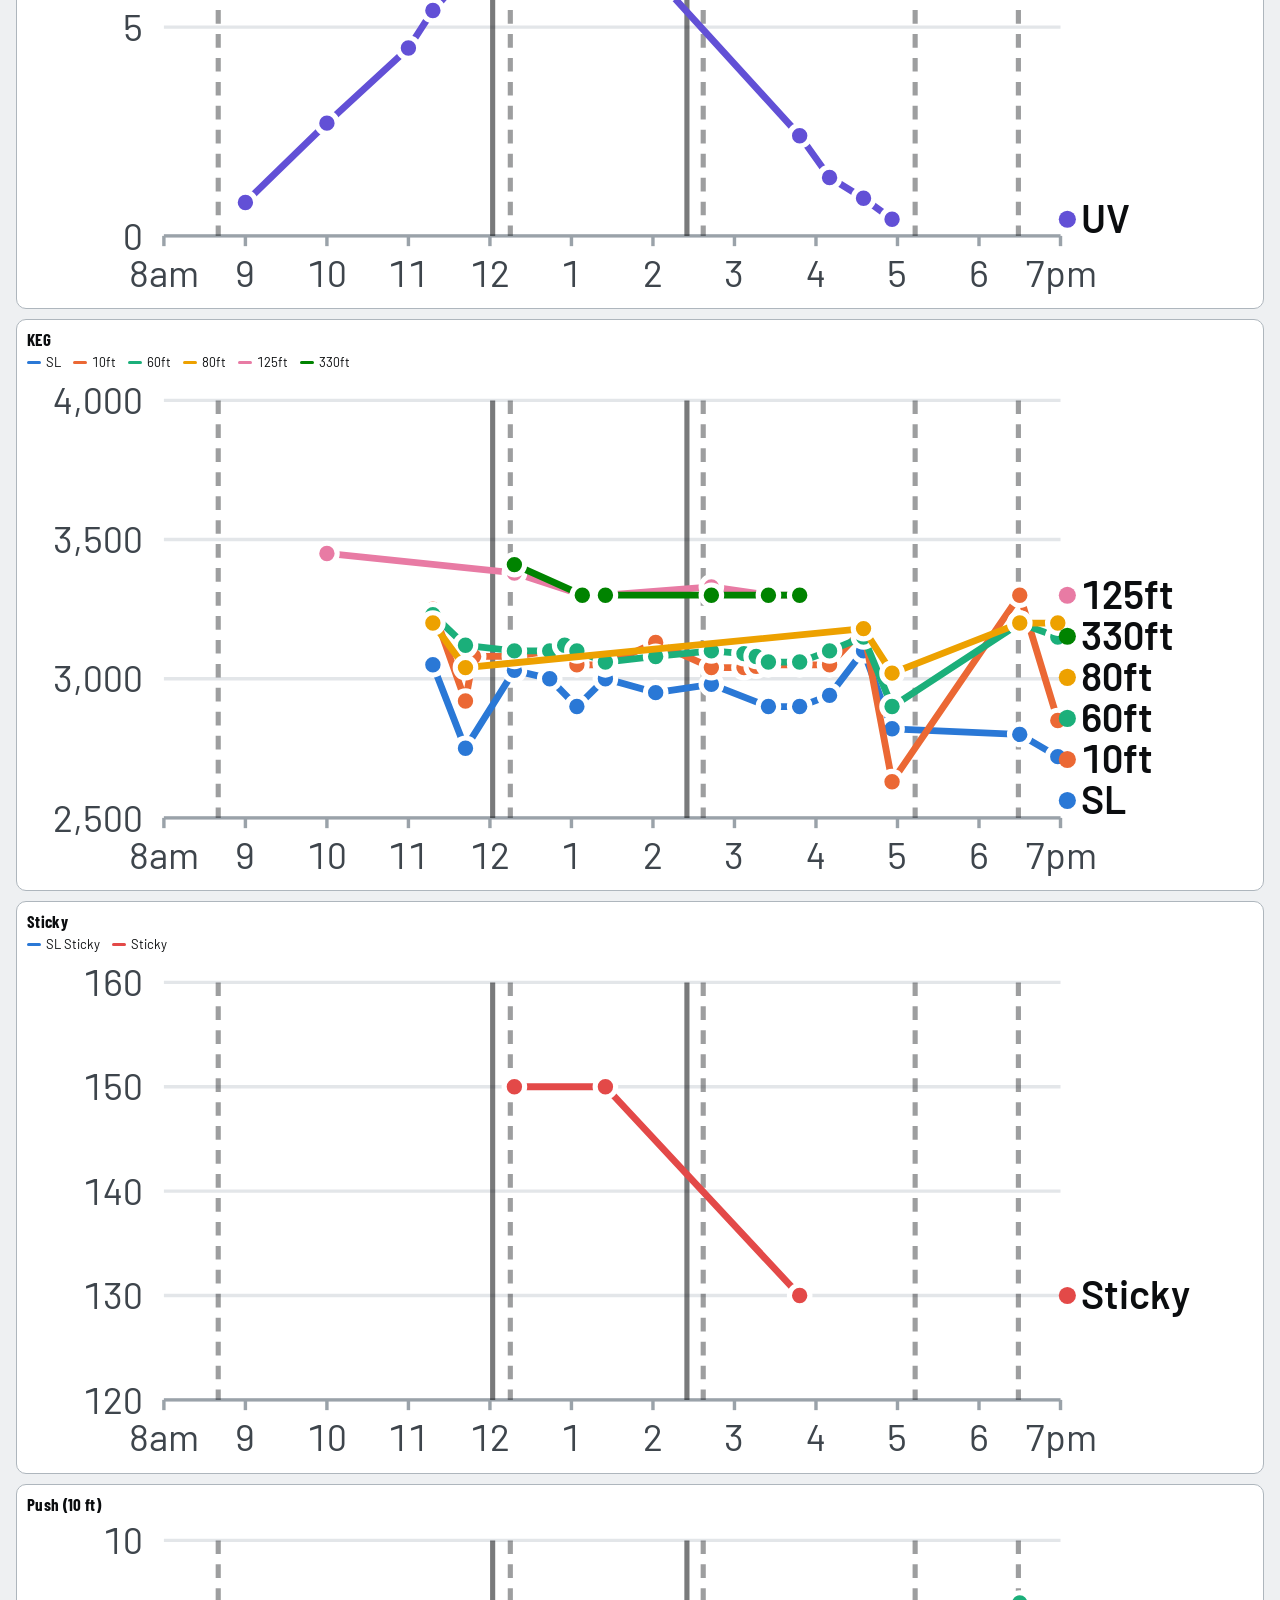
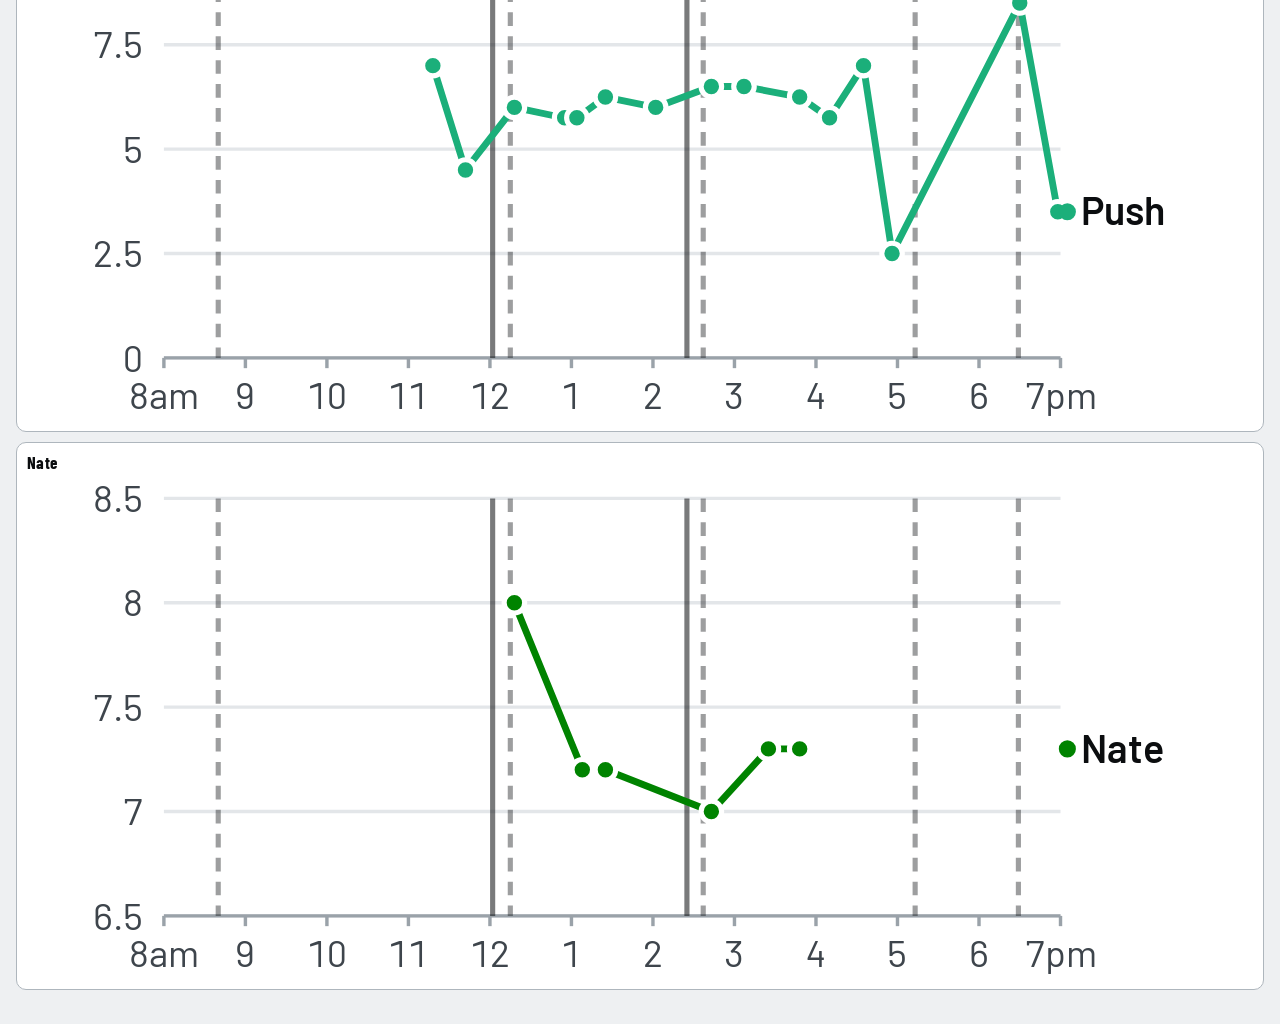
<file: graph-demo.html>
<!doctype html>
<html lang="en">
<head>
<meta charset="utf-8">
<meta name="viewport" content="width=device-width,initial-scale=1,viewport-fit=cover">
<title>Track Log · Graph demo</title>
<meta name="color-scheme" content="light only">
<link rel="stylesheet" href="https://fonts.googleapis.com/css2?family=Barlow+Condensed:wght@500;600;700&family=Barlow:wght@400;500;600&display=swap">
<style>
/* Small multiples on one shared clock: each measure keeps its own scale (no dual axes). */
:root{
  --bg:#EEF0F2; --surface:#FFFFFF; --ink:#0B0D0F; --muted:#3E454C; --line:#AEB6BD;
  --grid:#E3E6E9; --axis:#9AA2A9; --note:#FFD43B; --note-ink:#1A1C1E;
  --s1:#2a78d6; --s2:#eb6834; --s3:#1baf7a; --s4:#eda100; --s5:#e87ba4; --s6:#008300; --s7:#6250d6; --s8:#e34948;
  --display:"Barlow Condensed","Arial Narrow",system-ui,sans-serif;
  --body:"Barlow",system-ui,-apple-system,"Segoe UI",sans-serif;
  color-scheme:light;
}
*{box-sizing:border-box}
html,body{margin:0}
body{background:var(--bg);color:var(--ink);font:15px/1.4 var(--body);font-variant-numeric:tabular-nums;
  padding:env(safe-area-inset-top,0) max(16px,env(safe-area-inset-right,0)) calc(24px + env(safe-area-inset-bottom,0)) max(16px,env(safe-area-inset-left,0))}
header{padding-block:14px 6px}
h1{margin:0;font:700 28px/1 var(--display)}
.sub{color:var(--muted);font-size:14px;margin-top:3px}
.demo{display:inline-block;margin-left:6px;background:var(--note);color:var(--note-ink);font:700 11px/1 var(--display);letter-spacing:.08em;padding:3px 6px;border-radius:4px;vertical-align:4px}
.filters{display:flex;gap:6px;align-items:center;flex-wrap:wrap;padding-block:8px}
.filters .lab{font:600 12px/1 var(--display);letter-spacing:.08em;text-transform:uppercase;color:var(--muted);margin-right:4px}
.chip{border:1px solid var(--line);background:var(--surface);border-radius:999px;padding:8px 14px;font:700 15px/1 var(--display);letter-spacing:.04em;min-height:38px;cursor:pointer}
.chip[aria-pressed="true"]{background:var(--ink);color:#fff;border-color:var(--ink)}
.readout{position:sticky;top:env(safe-area-inset-top,0);z-index:5;background:var(--surface);border:1px solid var(--line);border-radius:10px;padding:8px 10px;margin-bottom:10px;min-height:54px}
.readout .t{font:700 17px/1.1 var(--display)}
.readout .vals{display:flex;flex-wrap:wrap;gap:2px 12px;font-size:13px;margin-top:3px}
.readout .vals span{white-space:nowrap}
.readout .vals i{display:inline-block;width:8px;height:8px;border-radius:50%;margin-right:4px;vertical-align:0}
.readout .hint{color:var(--muted);font-size:14px}
.panel{background:var(--surface);border:1px solid var(--line);border-radius:10px;padding:10px 4px 4px 10px;margin-bottom:10px}
.ptitle{display:flex;justify-content:space-between;align-items:baseline;gap:8px;padding-right:8px}
.ptitle h2{margin:0;font:700 17px/1.1 var(--display);letter-spacing:.02em}
.ptitle .u{color:var(--muted);font-size:12px}
.legend{display:flex;flex-wrap:wrap;gap:4px 12px;font-size:13px;margin:4px 0 2px}
.legend i{display:inline-block;width:14px;height:3px;border-radius:2px;margin-right:5px;vertical-align:3px}
svg{display:block;width:100%;height:auto;touch-action:pan-y;overflow:visible}
svg text{font-family:var(--body);font-size:11px;fill:var(--muted)}
svg .lbl{font-size:11.5px;font-weight:600;fill:var(--ink)}
.keyrow{display:flex;gap:14px;flex-wrap:wrap;font-size:13px;color:var(--muted);margin:2px 0 10px}
.keyrow b{color:var(--ink)}
.sw{display:inline-block;width:0;height:14px;border-left:2px solid var(--ink);margin-right:6px;vertical-align:-2px}
.sw.dash{border-left-style:dashed;opacity:.7}
</style>
</head>
<body>
<header>
  <h1>St. Louis · Saturday <span class="demo">DEMO</span></h1>
  <div class="sub">Your Oct 3 readings from the SAT tab. Drag across any chart to read values.</div>
</header>

<div class="filters" role="group" aria-label="Lane">
  <span class="lab">Lane</span>
  <button class="chip" data-lane="all" aria-pressed="true">Both</button>
  <button class="chip" data-lane="L" aria-pressed="false">Left</button>
  <button class="chip" data-lane="R" aria-pressed="false">Right</button>
</div>
<div class="keyrow"><span><span class="sw"></span><b>Scrape</b></span><span><span class="sw dash"></span><b>Spray</b></span><span>Marked across every chart</span></div>

<div class="readout" id="readout" aria-live="polite"><div class="hint">Touch or drag across a chart to see the readings at that time.</div></div>

<div id="panels"></div>

<script>
"use strict";
const DATA=[{"time": "08:40", "notes": "1320' - 40'", "type": "work", "work": "Spray"}, {"time": "09:00", "uv": 0.8, "solar": 823, "cc": 0, "air": 57, "track": 76, "type": "weather"}, {"time": "10:00", "uv": 2.7, "solar": 942, "cc": 0, "air": 60, "track": 85, "k125": 3450, "notes": "Firm, lacks tack", "type": "track"}, {"time": "11:00", "uv": 4.5, "solar": 993, "cc": 0, "air": 64, "track": 96, "type": "weather"}, {"time": "11:18", "run": "Q3", "lane": "L", "car": "PM", "uv": 5.4, "solar": 967, "cc": 0, "air": 66, "track": 98, "slKeg": 3050, "k10": 3250, "push": 7, "k60": 3230, "k80": 3200, "notes": "5.72, 249mph", "type": "run"}, {"time": "11:42", "lane": "L", "solar": 977, "cc": 0, "air": 68, "track": 102, "slKeg": 2750, "k10": 2920, "push": 4.5, "k60": 3120, "k80": 3040, "notes": "5.605et", "type": "track"}, {"time": "11:45", "notes": "Hand spray for FSS", "type": "work", "work": "Prep"}, {"time": "11:48", "run": "Q3", "lane": "R", "car": "FSS", "uv": 6.5, "solar": 980, "cc": 0, "air": 67, "track": 102, "k10": 3080, "notes": "Carl Tasca", "type": "run"}, {"time": "12:02", "notes": "85' - WB / Kenny RL", "type": "work", "work": "Scrape"}, {"time": "12:15", "notes": "660' - WB", "type": "work", "work": "Spray"}, {"time": "12:18", "lane": "L", "uv": 7.1, "solar": 1011, "air": 70, "track": 104, "slKeg": 3030, "k10": 3080, "push": 6, "k60": 3100, "k125": 3380, "sticky": 150, "k330": 3410, "nate": 8, "type": "track"}, {"time": "12:44", "lane": "L", "track": 106, "slKeg": 3000, "k10": 3100, "k60": 3100, "type": "track"}, {"time": "12:50", "notes": "Drag to 1000'", "type": "work", "work": "Prep"}, {"time": "12:55", "lane": "L", "track": 106, "k10": 3100, "push": 5.75, "k60": 3120, "type": "track"}, {"time": "13:04", "lane": "L", "track": 107, "slKeg": 2900, "k10": 3050, "push": 5.75, "k60": 3100, "type": "track"}, {"time": "13:08", "k125": 3300, "k330": 3300, "nate": 7.2, "notes": "Drag only", "type": "work", "work": "Prep"}, {"time": "13:25", "run": "Q3", "lane": "L", "car": "Austin", "uv": 6.9, "solar": 1006, "cc": 15, "air": 74, "track": 107, "slLoc": "1\"", "slKeg": 3000, "k10": 3050, "push": 6.25, "k60": 3060, "k80": "B", "k125": 3300, "sticky": 150, "k330": 3300, "nate": 7.2, "notes": "Inside seam, firmer / Light Haze / 3.91, 332mph", "type": "run"}, {"time": "13:45", "notes": "Drag only", "type": "work", "work": "Prep"}, {"time": "14:02", "run": "Q3", "lane": "L", "car": "Matt H", "uv": 6.1, "solar": 988, "cc": 15, "air": 74, "track": 113, "slLoc": "1\"", "slKeg": 2950, "k10": 3130, "push": 6, "k60": 3080, "notes": "Aggressivily goes Left", "type": "run"}, {"time": "14:10", "lane": "R", "uv": 5.9, "track": 111, "type": "weather"}, {"time": "14:25", "run": "Q4", "notes": "57' - WB / Kenny LL", "type": "work", "work": "Scrape"}, {"time": "14:37", "notes": "660' - WB", "type": "work", "work": "Spray"}, {"time": "14:43", "lane": "R", "solar": 928, "cc": 0, "air": 76, "track": 113, "slKeg": 2980, "k10": 3040, "push": 6.5, "k60": 3100, "k80": "A+", "k125": 3330, "k330": 3300, "nate": 7, "type": "track"}, {"time": "15:07", "lane": "R", "track": 110, "k10": 3040, "push": 6.5, "k60": 3090, "type": "track"}, {"time": "15:16", "lane": "R", "track": 110, "k10": 3045, "k60": 3080, "k80": "B+", "type": "track"}, {"time": "15:22", "notes": "Drag only", "type": "work", "work": "Prep"}, {"time": "15:25", "lane": "R", "track": 107, "slKeg": 2900, "k10": 3050, "k60": 3060, "k125": 3300, "k330": 3300, "nate": 7.3, "type": "track"}, {"time": "15:48", "run": "Q4", "lane": "R", "car": "Austin", "uv": 2.4, "solar": 732, "cc": 32, "air": 77, "track": 106, "slLoc": "65\"", "slKeg": 2900, "k10": 3050, "push": 6.25, "k60": 3060, "k80": "B+", "k125": 3300, "sticky": 130, "k330": 3300, "nate": 7.3, "notes": "Getting greasy, moved inside / Light Cloud / 3.88, 330 mph", "type": "run"}, {"time": "15:50", "notes": "Drag only", "type": "work", "work": "Prep"}, {"time": "16:10", "run": "Q4", "lane": "R", "car": "Matt H", "uv": 1.4, "solar": 737, "cc": 32, "air": 77, "track": 106, "slKeg": 2940, "k10": 3050, "push": 5.75, "k60": 3100, "k80": "B+", "notes": "Haze / 6.52, 210mph", "type": "run"}, {"time": "16:25", "notes": "Drag only", "type": "work", "work": "Prep"}, {"time": "16:35", "run": "Q4", "lane": "R", "car": "PM", "uv": 0.9, "solar": 641, "cc": 32, "air": 76, "track": 102, "slKeg": 3100, "k10": 3180, "push": 7, "k60": 3150, "k80": 3180, "k125": "B", "notes": "5.700, 249mph", "type": "run"}, {"time": "16:56", "lane": "R", "uv": 0.4, "solar": 511, "cc": 32, "air": 76, "track": 100, "slKeg": 2820, "k10": 2630, "push": 2.5, "k60": 2900, "k80": 3020, "notes": "Light cloud", "type": "track"}, {"time": "17:13", "notes": "1320' - 40'", "type": "work", "work": "Spray"}, {"time": "17:50", "lane": "L", "track": 92, "type": "weather"}, {"time": "18:25", "notes": "Drag only", "type": "work", "work": "Prep"}, {"time": "18:29", "notes": "1320' - 40'", "type": "work", "work": "Spray"}, {"time": "18:30", "lane": "L", "track": 89, "slKeg": 2800, "k10": 3300, "push": 8.5, "k60": 3200, "k80": 3200, "k125": "A++", "type": "track"}, {"time": "18:58", "run": "E1", "lane": "L", "car": "PM", "air": 70, "track": 87, "slKeg": 2720, "k10": 2850, "push": 3.5, "k60": 3150, "k80": 3200, "k125": "A+ ", "notes": "5.69, 250mph", "type": "run"}];
const css=n=>getComputedStyle(document.documentElement).getPropertyValue(n).trim();
const PANELS=[
  {id:"temp",title:"Temperature",unit:"°F",series:[{k:"air",name:"Air",c:"--s1"},{k:"track",name:"Track",c:"--s2"}]},
  {id:"solar",title:"Solar",unit:"W/m²",series:[{k:"solar",name:"Solar",c:"--s4"}]},
  {id:"uv",title:"UV index",unit:"",series:[{k:"uv",name:"UV",c:"--s7"}]},
  {id:"keg",title:"KEG",unit:"",lane:true,series:[
    {k:"slKeg",name:"SL",c:"--s1"},{k:"k10",name:"10ft",c:"--s2"},{k:"k60",name:"60ft",c:"--s3"},
    {k:"k80",name:"80ft",c:"--s4"},{k:"k125",name:"125ft",c:"--s5"},{k:"k330",name:"330ft",c:"--s6"}]},
  {id:"sticky",title:"Sticky",unit:"",lane:true,series:[{k:"slSticky",name:"SL Sticky",c:"--s1"},{k:"sticky",name:"Sticky",c:"--s8"}]},
  {id:"push",title:"Push (10 ft)",unit:"",lane:true,series:[{k:"push",name:"Push",c:"--s3"}]},
  {id:"nate",title:"Nate",unit:"",lane:true,series:[{k:"nate",name:"Nate",c:"--s6"}]},
];
const toMin=t=>{const[h,m]=t.split(":").map(Number);return h*60+m};
const fmtT=m=>{let h=Math.floor(m/60),mm=String(Math.round(m%60)).padStart(2,"0");const ap=h>=12?"PM":"AM";h=h%12||12;return `${h}:${mm} ${ap}`};
const num=v=>typeof v==="number"?v:(typeof v==="string"&&/^-?\d+(\.\d+)?$/.test(v)?Number(v):null);
let lane="all";
const events=DATA.filter(e=>e.type==="work"&&(e.work==="Scrape"||e.work==="Spray")).map(e=>({m:toMin(e.time),w:e.work,notes:e.notes||""}));
const allMin=DATA.map(e=>toMin(e.time));
const X0=Math.floor(Math.min(...allMin)/60)*60, X1=Math.ceil(Math.max(...allMin)/60)*60;
const W=360,PADL=40,PADR=58,PADT=8,PADB=20,H=150;
const xs=m=>PADL+(m-X0)/(X1-X0)*(W-PADL-PADR);
function niceTicks(lo,hi,n=4){const span=hi-lo||1,step0=span/n,mag=10**Math.floor(Math.log10(step0)),
  step=[1,2,2.5,5,10].map(s=>s*mag).find(s=>s>=step0);const a=Math.floor(lo/step)*step,b=Math.ceil(hi/step)*step;
  const t=[];for(let v=a;v<=b+1e-9;v+=step)t.push(+v.toFixed(6));return t}
function pts(s,p){return DATA.filter(e=>(!p.lane||lane==="all"||e.lane===lane)).map(e=>({m:toMin(e.time),v:num(e[s.k]),e})).filter(d=>d.v!=null&&!(s.k!=="uv"&&d.v===0&&s.k!=="cc"))}
const svgNS="http://www.w3.org/2000/svg";
function el(n,a,parent){const x=document.createElementNS(svgNS,n);for(const k in a)x.setAttribute(k,a[k]);if(parent)parent.appendChild(x);return x}
const built=[];
function build(){
  const host=document.getElementById("panels");host.innerHTML="";built.length=0;
  for(const p of PANELS){
    const series=p.series.map(s=>({...s,col:css(s.c),pts:pts(s,p)}));
    const vals=series.flatMap(s=>s.pts.map(d=>d.v));
    const div=document.createElement("section");div.className="panel";
    div.innerHTML=`<div class="ptitle"><h2>${p.title}</h2><span class="u">${p.unit}${p.lane&&lane!=="all"?(p.unit?" · ":"")+(lane==="L"?"Left lane":"Right lane"):""}</span></div>`+
      (series.length>1?`<div class="legend">${series.map(s=>`<span><i style="background:${s.col}"></i>${s.name}</span>`).join("")}</div>`:"");
    host.appendChild(div);
    if(!vals.length){const n=document.createElement("div");n.className="hint";n.style.cssText="padding:16px 4px;color:var(--muted)";n.textContent="No readings for this lane.";div.appendChild(n);continue}
    let lo=Math.min(...vals),hi=Math.max(...vals);const pad=(hi-lo)*.08||1;
    const floor=lo>=0&&lo-pad<0?0:lo-pad;   // readings like UV and solar never go below zero
    const ticks=niceTicks(floor,hi+pad,3).filter(t=>!(lo>=0&&t<0));lo=ticks[0];hi=ticks[ticks.length-1];
    const ys=v=>PADT+(1-(v-lo)/(hi-lo))*(H-PADT-PADB);
    const svg=el("svg",{viewBox:`0 0 ${W} ${H}`,role:"img","aria-label":`${p.title} through the day`},null);div.appendChild(svg);
    for(const t of ticks){el("line",{x1:PADL,x2:W-PADR,y1:ys(t),y2:ys(t),stroke:css("--grid"),"stroke-width":1},svg);
      const tx=el("text",{x:PADL-6,y:ys(t)+4,"text-anchor":"end"},svg);tx.textContent=t>=1000?t.toLocaleString():t}
    el("line",{x1:PADL,x2:W-PADR,y1:H-PADB,y2:H-PADB,stroke:css("--axis"),"stroke-width":1},svg);
    for(let m=X0;m<=X1;m+=60){           // hourly: number only, am/pm on the first and last hour
      const hr=Math.floor(m/60),h12=hr%12||12,lab=(m===X0||m===X1)?h12+(hr<12?"am":"pm"):String(h12);
      el("line",{x1:xs(m),x2:xs(m),y1:H-PADB,y2:H-PADB+3,stroke:css("--axis"),"stroke-width":1},svg);
      const tx=el("text",{x:xs(m),y:H-5,"text-anchor":"middle"},svg);tx.textContent=lab}
    for(const ev of events){el("line",{x1:xs(ev.m),x2:xs(ev.m),y1:PADT,y2:H-PADB,stroke:css("--ink"),"stroke-opacity":ev.w==="Scrape"?.55:.4,"stroke-width":1.5,"stroke-dasharray":ev.w==="Spray"?"4 3":""},svg)}
    // series lines + points
    const ends=[];
    for(const s of series){if(!s.pts.length)continue;
      el("path",{d:s.pts.map((d,i)=>(i?"L":"M")+xs(d.m).toFixed(1)+" "+ys(d.v).toFixed(1)).join(""),fill:"none",stroke:s.col,"stroke-width":2,"stroke-linejoin":"round","stroke-linecap":"round"},svg);
      for(const d of s.pts)el("circle",{cx:xs(d.m),cy:ys(d.v),r:3,fill:s.col,stroke:"#fff","stroke-width":1.5},svg);
      const last=s.pts[s.pts.length-1];ends.push({s,x:xs(last.m),y:ys(last.v)});}
    // direct labels at the right edge, nudged apart
    ends.sort((a,b)=>a.y-b.y);for(let i=1;i<ends.length;i++)if(ends[i].y-ends[i-1].y<12)ends[i].y=ends[i-1].y+12;
    const over=ends.length?ends[ends.length-1].y-(H-PADB):0;if(over>0)ends.forEach(e=>e.y-=over);
    for(const e of ends){const t=el("text",{x:W-PADR+6,y:e.y+4,class:"lbl"},svg);t.textContent=e.s.name;
      el("circle",{cx:W-PADR+2,cy:e.y,r:2.5,fill:e.s.col},svg)}
    const cross=el("line",{x1:0,x2:0,y1:PADT,y2:H-PADB,stroke:css("--ink"),"stroke-width":1,visibility:"hidden"},svg);
    const dots=series.map(s=>el("circle",{r:5,fill:s.col,stroke:"#fff","stroke-width":2,visibility:"hidden"},svg));
    built.push({svg,series,ys,cross,dots});
    const move=ev=>{const r=svg.getBoundingClientRect();const x=(ev.clientX-r.left)/r.width*W;const m=X0+(x-PADL)/(W-PADL-PADR)*(X1-X0);hover(Math.max(X0,Math.min(X1,m)))};
    svg.addEventListener("pointermove",move);svg.addEventListener("pointerdown",move);
  }
}
function nearest(arr,m,win=25){let best=null;for(const d of arr){const g=Math.abs(d.m-m);if(g<=win&&(!best||g<Math.abs(best.m-m)))best=d}return best}
function hover(m){
  const out=[];
  for(const b of built){b.cross.setAttribute("x1",xs(m));b.cross.setAttribute("x2",xs(m));b.cross.setAttribute("visibility","visible");
    b.series.forEach((s,i)=>{const d=nearest(s.pts,m);const dot=b.dots[i];
      if(d){dot.setAttribute("cx",xs(d.m));dot.setAttribute("cy",b.ys(d.v));dot.setAttribute("visibility","visible");out.push(`<span><i style="background:${s.col}"></i>${s.name} <b>${d.v.toLocaleString()}</b></span>`)}
      else dot.setAttribute("visibility","hidden")})}
  const ev=events.filter(e=>Math.abs(e.m-m)<=10).map(e=>`<span><b>${e.w}</b> ${fmtT(e.m)}${e.notes?" · "+e.notes:""}</span>`);
  document.getElementById("readout").innerHTML=`<div class="t">${fmtT(m)}</div><div class="vals">${out.join("")||'<span class="hint">No readings within 25 min</span>'}${ev.join("")}</div>`;
}
document.querySelector(".filters").addEventListener("click",e=>{const b=e.target.closest("[data-lane]");if(!b)return;lane=b.dataset.lane;
  document.querySelectorAll("[data-lane]").forEach(c=>c.setAttribute("aria-pressed",c===b?"true":"false"));build()});
build();
</script>
</body>
</html>
</file>
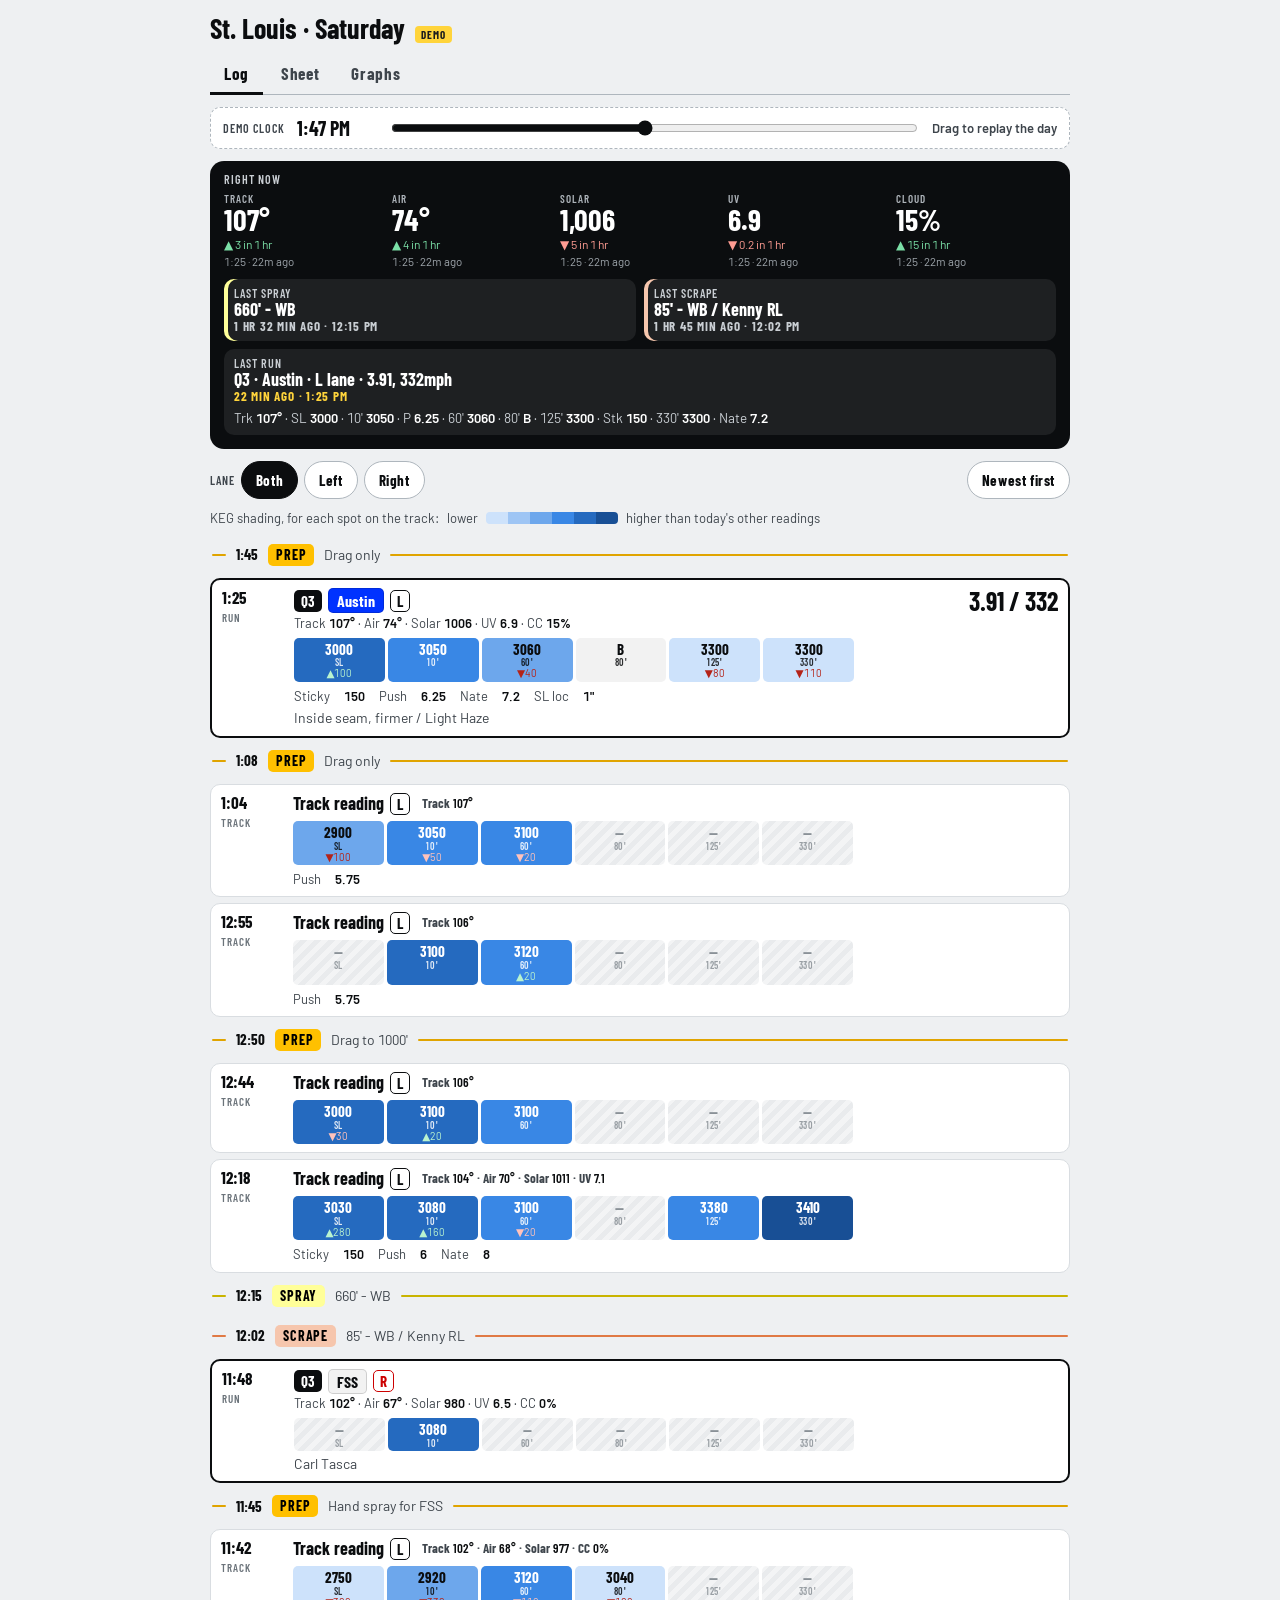
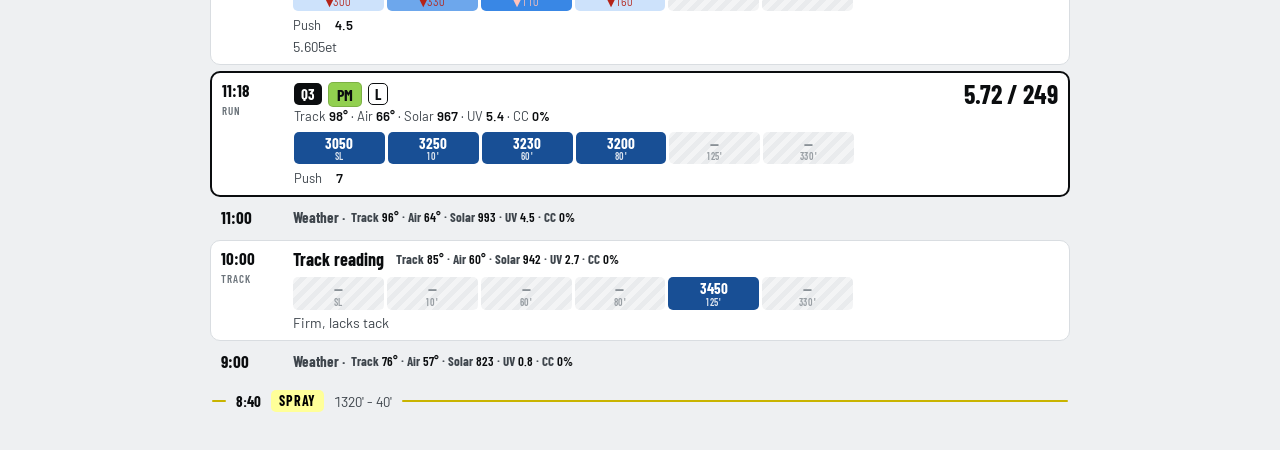
<file: log-demo.html>
<!doctype html>
<html lang="en">
<head>
<meta charset="utf-8">
<meta name="viewport" content="width=device-width,initial-scale=1,viewport-fit=cover">
<title>Track Log · Log view demo</title>
<meta name="color-scheme" content="light only">
<meta name="robots" content="noindex">
<link rel="stylesheet" href="https://fonts.googleapis.com/css2?family=Barlow+Condensed:wght@500;600;700&family=Barlow:wght@400;500;600&display=swap">
<style>
/* Layout: "Right now" bar, then a race-day log that reads like a notebook. Track work becomes dividers; runs stand out; each reading carries a KEG strip running down the track. */
:root{
  --bg:#EEF0F2; --surface:#FFFFFF; --ink:#0B0D0F; --muted:#3E454C; --soft:#6B737A; --line:#AEB6BD; --hair:#D9DDE1;
  --note:#FFD43B; --note-ink:#1A1C1E; --up:#1E7F4E; --down:#B42318;
  --k1:#cde2fb; --k2:#9ec5f4; --k3:#6da7ec; --k4:#3987e5; --k5:#256abf; --k6:#184f95;   /* KEG shade: low -> high for that spot today */
  --display:"Barlow Condensed","Arial Narrow",system-ui,sans-serif;
  --body:"Barlow",system-ui,-apple-system,"Segoe UI",sans-serif;
  color-scheme:light;
}
*{box-sizing:border-box}
html,body{margin:0}
body{background:var(--bg);color:var(--ink);font:15px/1.4 var(--body);font-variant-numeric:tabular-nums;
  padding:env(safe-area-inset-top,0) max(16px,env(safe-area-inset-right,0)) calc(32px + env(safe-area-inset-bottom,0)) max(16px,env(safe-area-inset-left,0))}
button{font:inherit;color:inherit;cursor:pointer}
:focus-visible{outline:3px solid var(--note);outline-offset:2px}
.wrap{max-width:860px;margin:0 auto}
.label{font:600 12px/1 var(--display);letter-spacing:.08em;text-transform:uppercase;color:var(--muted)}
header{padding-block:14px 6px;display:flex;align-items:baseline;gap:10px;flex-wrap:wrap}
h1{margin:0;font:700 28px/1 var(--display)}
.demo{background:var(--note);color:var(--note-ink);font:700 11px/1 var(--display);letter-spacing:.08em;padding:3px 6px;border-radius:4px}
.tabs{display:flex;gap:4px;border-bottom:1px solid var(--line);margin:6px 0 12px}
.tab{border:0;background:none;padding:10px 14px;font:700 17px/1 var(--display);letter-spacing:.04em;color:var(--muted);border-bottom:3px solid transparent;margin-bottom:-1px}
.tab[aria-selected="true"]{color:var(--ink);border-bottom-color:var(--ink)}
.tab:disabled{cursor:default}

/* replay clock (demo only) */
.replay{background:var(--surface);border:1px dashed var(--line);border-radius:10px;padding:10px 12px;margin-bottom:12px;display:flex;align-items:center;gap:12px;flex-wrap:wrap}
.replay input{flex:1;min-width:180px;accent-color:var(--ink)}
.replay b{font:700 20px/1 var(--display);min-width:80px}

/* right now */
.now{background:var(--ink);color:#fff;border-radius:14px;padding:12px 14px 14px;margin-bottom:12px}
@media (min-width:700px){.now{position:sticky;top:env(safe-area-inset-top,0);z-index:5}}
.now .label{color:#C9CED3}
.now-grid{display:grid;grid-template-columns:repeat(5,minmax(0,1fr));gap:8px;margin-top:8px}
.stat{min-width:0}
.stat .k{font:600 11px/1 var(--display);letter-spacing:.08em;text-transform:uppercase;color:#AEB4BA}
.stat .v{font:700 30px/1.05 var(--display)}
.stat .d{font-size:12px;color:#C9CED3;white-space:nowrap}
.stat .d.up{color:#7BE0A7} .stat .d.down{color:#FF9C92}
.stat .when{font-size:11.5px;color:#9EA5AB;white-space:nowrap;margin-top:1px}
.stat .when.stale{color:var(--note)}
.now-lines{display:grid;grid-template-columns:1fr 1fr;gap:8px;margin-top:10px}
.nl{background:rgba(255,255,255,.08);border-radius:10px;padding:8px 10px;min-width:0}
.nl .what{font:700 18px/1.15 var(--display);overflow-wrap:anywhere}
.nl .ago{font:700 13px/1 var(--display);letter-spacing:.06em;text-transform:uppercase;color:var(--note)}
.nl .ago.old{color:#C9CED3}
.nl .sub{font-size:13px;color:#C9CED3;overflow-wrap:anywhere}
.nl.spray{box-shadow:inset 4px 0 0 #FFFF99} .nl.scrape{box-shadow:inset 4px 0 0 #F6C6AD}
.nl.lastrun{grid-column:1/-1}
.nl .runnums{margin-top:5px;font-size:13.5px;line-height:1.45}
.nl .runnums b{color:#fff;font-weight:600}

/* controls */
.controls{display:flex;gap:6px;align-items:center;flex-wrap:wrap;margin-bottom:10px}
.chip{border:1px solid var(--line);background:var(--surface);border-radius:999px;padding:8px 14px;font:700 15px/1 var(--display);letter-spacing:.04em;min-height:38px}
.chip[aria-pressed="true"]{background:var(--ink);color:#fff;border-color:var(--ink)}
.spacer{flex:1}

/* the log */
.log{display:flex;flex-direction:column;gap:6px}
.e{background:var(--surface);border:1px solid var(--hair);border-radius:10px;padding:8px 10px;display:grid;grid-template-columns:62px 1fr;gap:10px}
.e .t{font:700 17px/1.1 var(--display)}
.e .ty{display:block;font:600 11px/1 var(--display);letter-spacing:.08em;text-transform:uppercase;color:var(--soft);margin-top:3px}
.e .body{min-width:0}
.e .head{font:700 18px/1.2 var(--display);display:flex;align-items:center;gap:6px;flex-wrap:wrap}
.e .meta{font-size:13px;color:var(--muted);overflow-wrap:anywhere}
.e .meta b{font-weight:600;color:var(--ink)}
.e .note{font-size:14px;color:var(--muted);margin-top:3px;overflow-wrap:anywhere}
.e.weather{background:transparent;border-color:transparent;padding-block:4px}
.e.weather .head{font-size:15px;color:var(--muted)}
.e.run{border:2px solid var(--ink)}
.result{font:700 26px/1 var(--display);margin-left:auto;white-space:nowrap}
.tag{display:inline-block;border-radius:5px;padding:2px 7px;font:700 15px/1.2 var(--display);background:var(--ink);color:#fff}
.lane{font:700 15px/1.2 var(--display);padding:1px 6px;border-radius:5px;border:1.5px solid var(--ink)}
.lane.R{color:#C00;border-color:#C00}
.car{border-radius:5px;padding:2px 8px;font:700 16px/1.2 var(--display);border:1px solid rgba(0,0,0,.15)}
.car-austin{background:#0032FF;color:#fff}
.car-pm{background:#92D050}
.car-matt{background:#CDEBF8}
.car-other{background:#F2F2F2}

/* track work dividers */
.work{display:flex;align-items:center;gap:10px;padding:6px 2px}
.work::before,.work::after{content:"";height:2px;background:var(--wcol,#888);flex:1;border-radius:2px}
.work::before{flex:0 0 14px}
.work .wt{font:700 15px/1 var(--display);white-space:nowrap}
.work .wl{font:700 14px/1 var(--display);letter-spacing:.06em;text-transform:uppercase;padding:4px 8px;border-radius:5px;background:var(--wbg,#eee);color:var(--wink,#000);white-space:nowrap}
.work .wn{font-size:14px;color:var(--muted);overflow-wrap:anywhere;flex:0 1 auto;min-width:0}
.work.scrape{--wcol:#E07A45;--wbg:#F6C6AD}
.work.spray{--wcol:#C9B400;--wbg:#FFFF99}
.work.prep{--wcol:#E0A400;--wbg:#FFC000}
.work.delay{--wcol:#C00;--wbg:#FFE3E3;--wink:#B00}

/* KEG strip: six stations down the track */
.strip{display:grid;grid-template-columns:repeat(6,minmax(0,1fr));gap:3px;margin-top:6px;max-width:560px}
.st{border-radius:5px;padding:4px 2px 3px;text-align:center;min-width:0}
.st .n{font:700 15px/1.05 var(--display);overflow:hidden;text-overflow:clip}
.st .s{font:600 10px/1 var(--display);letter-spacing:.06em;text-transform:uppercase;opacity:.85}
.st .dl{font-size:10.5px;line-height:1.1;white-space:nowrap}
.st.empty{background:repeating-linear-gradient(135deg,#F3F4F5 0 5px,#E9EBED 5px 10px);color:#8A9197}
.st.txt{background:#F2F2F2}
.dark{color:#fff}
.extras{display:flex;gap:4px 14px;flex-wrap:wrap;font-size:13px;margin-top:5px;color:var(--muted)}
.extras b{color:var(--ink);font-weight:600}
.up{color:var(--up)} .down{color:var(--down)}
.dark .up{color:#B9F3CF} .dark .down{color:#FFC2BB}
.key{display:flex;align-items:center;gap:8px;font-size:13px;color:var(--muted);margin:2px 0 10px;flex-wrap:wrap}
.key .ramp{display:inline-flex;border-radius:4px;overflow:hidden}
.key .ramp i{width:22px;height:12px}
.empty-log{padding:24px;text-align:center;color:var(--muted)}
@media (max-width:560px){
  .now-grid{grid-template-columns:repeat(3,minmax(0,1fr))}
  .now-lines{grid-template-columns:1fr 1fr}
  .stat .v{font-size:26px}
}
</style>
</head>
<body>
<div class="wrap">
<header><h1>St. Louis · Saturday</h1><span class="demo">DEMO</span></header>
<div class="tabs" role="tablist">
  <button class="tab" role="tab" aria-selected="true">Log</button>
  <button class="tab" role="tab" aria-selected="false" disabled title="Same as the team page today">Sheet</button>
  <button class="tab" role="tab" aria-selected="false" disabled title="Same as the team page today">Graphs</button>
</div>

<div class="replay">
  <span class="label">Demo clock</span><b id="clk"></b>
  <input type="range" id="clock" aria-label="Replay the day" step="1">
  <span class="label" style="text-transform:none;letter-spacing:0;font-family:var(--body);font-size:13px">Drag to replay the day</span>
</div>

<section class="now" aria-label="Right now">
  <div class="label">Right now</div>
  <div class="now-grid" id="nowStats"></div>
  <div class="now-lines" id="nowLines"></div>
</section>

<div class="controls">
  <span class="label">Lane</span>
  <button class="chip" data-lane="all" aria-pressed="true">Both</button>
  <button class="chip" data-lane="L" aria-pressed="false">Left</button>
  <button class="chip" data-lane="R" aria-pressed="false">Right</button>
  <span class="spacer"></span>
  <button class="chip" id="order" aria-pressed="false">Newest first</button>
</div>
<div class="key"><span>KEG shading, for each spot on the track:</span><span>lower</span><span class="ramp"><i style="background:var(--k1)"></i><i style="background:var(--k2)"></i><i style="background:var(--k3)"></i><i style="background:var(--k4)"></i><i style="background:var(--k5)"></i><i style="background:var(--k6)"></i></span><span>higher than today's other readings</span></div>

<div class="log" id="log"></div>
</div>

<script>
"use strict";
const DATA=[{"time": "08:40", "notes": "1320' - 40'", "type": "work", "work": "Spray"}, {"time": "09:00", "uv": 0.8, "solar": 823, "cc": 0, "air": 57, "track": 76, "type": "weather"}, {"time": "10:00", "uv": 2.7, "solar": 942, "cc": 0, "air": 60, "track": 85, "k125": 3450, "notes": "Firm, lacks tack", "type": "track"}, {"time": "11:00", "uv": 4.5, "solar": 993, "cc": 0, "air": 64, "track": 96, "type": "weather"}, {"time": "11:18", "run": "Q3", "lane": "L", "car": "PM", "uv": 5.4, "solar": 967, "cc": 0, "air": 66, "track": 98, "slKeg": 3050, "k10": 3250, "push": 7, "k60": 3230, "k80": 3200, "notes": "5.72, 249mph", "type": "run"}, {"time": "11:42", "lane": "L", "solar": 977, "cc": 0, "air": 68, "track": 102, "slKeg": 2750, "k10": 2920, "push": 4.5, "k60": 3120, "k80": 3040, "notes": "5.605et", "type": "track"}, {"time": "11:45", "notes": "Hand spray for FSS", "type": "work", "work": "Prep"}, {"time": "11:48", "run": "Q3", "lane": "R", "car": "FSS", "uv": 6.5, "solar": 980, "cc": 0, "air": 67, "track": 102, "k10": 3080, "notes": "Carl Tasca", "type": "run"}, {"time": "12:02", "notes": "85' - WB / Kenny RL", "type": "work", "work": "Scrape"}, {"time": "12:15", "notes": "660' - WB", "type": "work", "work": "Spray"}, {"time": "12:18", "lane": "L", "uv": 7.1, "solar": 1011, "air": 70, "track": 104, "slKeg": 3030, "k10": 3080, "push": 6, "k60": 3100, "k125": 3380, "sticky": 150, "k330": 3410, "nate": 8, "type": "track"}, {"time": "12:44", "lane": "L", "track": 106, "slKeg": 3000, "k10": 3100, "k60": 3100, "type": "track"}, {"time": "12:50", "notes": "Drag to 1000'", "type": "work", "work": "Prep"}, {"time": "12:55", "lane": "L", "track": 106, "k10": 3100, "push": 5.75, "k60": 3120, "type": "track"}, {"time": "13:04", "lane": "L", "track": 107, "slKeg": 2900, "k10": 3050, "push": 5.75, "k60": 3100, "type": "track"}, {"time": "13:08", "k125": 3300, "k330": 3300, "nate": 7.2, "notes": "Drag only", "type": "work", "work": "Prep"}, {"time": "13:25", "run": "Q3", "lane": "L", "car": "Austin", "uv": 6.9, "solar": 1006, "cc": 15, "air": 74, "track": 107, "slLoc": "1\"", "slKeg": 3000, "k10": 3050, "push": 6.25, "k60": 3060, "k80": "B", "k125": 3300, "sticky": 150, "k330": 3300, "nate": 7.2, "notes": "Inside seam, firmer / Light Haze / 3.91, 332mph", "type": "run"}, {"time": "13:45", "notes": "Drag only", "type": "work", "work": "Prep"}, {"time": "14:02", "run": "Q3", "lane": "L", "car": "Matt H", "uv": 6.1, "solar": 988, "cc": 15, "air": 74, "track": 113, "slLoc": "1\"", "slKeg": 2950, "k10": 3130, "push": 6, "k60": 3080, "notes": "Aggressivily goes Left", "type": "run"}, {"time": "14:10", "lane": "R", "uv": 5.9, "track": 111, "type": "weather"}, {"time": "14:25", "run": "Q4", "notes": "57' - WB / Kenny LL", "type": "work", "work": "Scrape"}, {"time": "14:37", "notes": "660' - WB", "type": "work", "work": "Spray"}, {"time": "14:43", "lane": "R", "solar": 928, "cc": 0, "air": 76, "track": 113, "slKeg": 2980, "k10": 3040, "push": 6.5, "k60": 3100, "k80": "A+", "k125": 3330, "k330": 3300, "nate": 7, "type": "track"}, {"time": "15:07", "lane": "R", "track": 110, "k10": 3040, "push": 6.5, "k60": 3090, "type": "track"}, {"time": "15:16", "lane": "R", "track": 110, "k10": 3045, "k60": 3080, "k80": "B+", "type": "track"}, {"time": "15:22", "notes": "Drag only", "type": "work", "work": "Prep"}, {"time": "15:25", "lane": "R", "track": 107, "slKeg": 2900, "k10": 3050, "k60": 3060, "k125": 3300, "k330": 3300, "nate": 7.3, "type": "track"}, {"time": "15:48", "run": "Q4", "lane": "R", "car": "Austin", "uv": 2.4, "solar": 732, "cc": 32, "air": 77, "track": 106, "slLoc": "65\"", "slKeg": 2900, "k10": 3050, "push": 6.25, "k60": 3060, "k80": "B+", "k125": 3300, "sticky": 130, "k330": 3300, "nate": 7.3, "notes": "Getting greasy, moved inside / Light Cloud / 3.88, 330 mph", "type": "run"}, {"time": "15:50", "notes": "Drag only", "type": "work", "work": "Prep"}, {"time": "16:10", "run": "Q4", "lane": "R", "car": "Matt H", "uv": 1.4, "solar": 737, "cc": 32, "air": 77, "track": 106, "slKeg": 2940, "k10": 3050, "push": 5.75, "k60": 3100, "k80": "B+", "notes": "Haze / 6.52, 210mph", "type": "run"}, {"time": "16:25", "notes": "Drag only", "type": "work", "work": "Prep"}, {"time": "16:35", "run": "Q4", "lane": "R", "car": "PM", "uv": 0.9, "solar": 641, "cc": 32, "air": 76, "track": 102, "slKeg": 3100, "k10": 3180, "push": 7, "k60": 3150, "k80": 3180, "k125": "B", "notes": "5.700, 249mph", "type": "run"}, {"time": "16:56", "lane": "R", "uv": 0.4, "solar": 511, "cc": 32, "air": 76, "track": 100, "slKeg": 2820, "k10": 2630, "push": 2.5, "k60": 2900, "k80": 3020, "notes": "Light cloud", "type": "track"}, {"time": "17:13", "notes": "1320' - 40'", "type": "work", "work": "Spray"}, {"time": "17:50", "lane": "L", "track": 92, "type": "weather"}, {"time": "18:25", "notes": "Drag only", "type": "work", "work": "Prep"}, {"time": "18:29", "notes": "1320' - 40'", "type": "work", "work": "Spray"}, {"time": "18:30", "lane": "L", "track": 89, "slKeg": 2800, "k10": 3300, "push": 8.5, "k60": 3200, "k80": 3200, "k125": "A++", "type": "track"}, {"time": "18:58", "run": "E1", "lane": "L", "car": "PM", "air": 70, "track": 87, "slKeg": 2720, "k10": 2850, "push": 3.5, "k60": 3150, "k80": 3200, "k125": "A+ ", "notes": "5.69, 250mph", "type": "run"}];
const $=id=>document.getElementById(id);
const esc=s=>String(s??"").replace(/[&<>"]/g,c=>({"&":"&amp;","<":"&lt;",">":"&gt;",'"':"&quot;"}[c]));
const has=v=>v!==undefined&&v!==null&&String(v).trim()!=="";
const num=v=>{if(!has(v))return null;const n=Number(v);return isFinite(n)?n:null};
const toMin=t=>{const[h,m]=t.split(":").map(Number);return h*60+m};
const fmt=m=>{let h=Math.floor(m/60);const mm=String(m%60).padStart(2,"0"),ap=h>=12?"PM":"AM";h=h%12||12;return `${h}:${mm} ${ap}`};
const short=m=>fmt(m).replace(/ [AP]M$/,"");
const ago=mins=>mins<1?"just now":mins<60?`${mins} min ago`:`${Math.floor(mins/60)} hr ${mins%60?mins%60+" min ":""}ago`;
const ROWS=DATA.map((e,i)=>({...e,m:toMin(e.time),i})).sort((a,b)=>a.m-b.m||a.i-b.i);
const STATIONS=[["slKeg","SL"],["k10","10'"],["k60","60'"],["k80","80'"],["k125","125'"],["k330","330'"]];
// each spot's range across the whole day, so the shade says "low or high for that spot today"
const RANGE={};for(const[k]of STATIONS){const v=ROWS.map(e=>num(e[k])).filter(x=>x!=null);RANGE[k]=v.length?[Math.min(...v),Math.max(...v)]:null}
const shade=(k,v)=>{const r=RANGE[k];if(!r||r[1]===r[0])return 3;return Math.min(6,1+Math.floor((v-r[0])/(r[1]-r[0])*5.999))};
let now=toMin("13:47"),lane="all",newestFirst=true;
const clock=$("clock");clock.min=ROWS[0].m;clock.max=ROWS[ROWS.length-1].m+20;clock.value=now;
clock.oninput=()=>{now=+clock.value;render()};
document.querySelectorAll("[data-lane]").forEach(b=>b.onclick=()=>{lane=b.dataset.lane;document.querySelectorAll("[data-lane]").forEach(c=>c.setAttribute("aria-pressed",c===b));render()});
$("order").onclick=()=>{newestFirst=!newestFirst;$("order").textContent=newestFirst?"Newest first":"Oldest first";render()};
$("order").textContent="Newest first";
function carClass(c){const s=String(c||"").toLowerCase();return s.includes("austin")?"car-austin":/\bpm\b/.test(s)?"car-pm":s.includes("matt")?"car-matt":"car-other"}
function lastBefore(rows,pred,m){for(let i=rows.length-1;i>=0;i--)if(rows[i].m<=m&&pred(rows[i]))return rows[i];return null}

function runNumbers(r){
  const p=[];const a=(lab,k,u="")=>{if(has(r[k]))p.push(`<span style="white-space:nowrap">${lab} <b>${esc(r[k])}${u}</b></span>`)};
  a("Trk","track","°");a("SL","slKeg");a("SL Stk","slSticky");a("10'","k10");a("P","push");a("60'","k60");a("80'","k80");a("125'","k125");a("Stk","sticky");a("330'","k330");a("Nate","nate");
  return p.length?`<div class="sub runnums">${p.join(" · ")}</div>`:"";
}
function renderNow(rows){
  const st=(k,label,unit,dec=0)=>{
    const cur=lastBefore(rows,e=>num(e[k])!=null,now);
    if(!cur)return `<div class="stat"><div class="k">${label}</div><div class="v">—</div></div>`;
    const prev=lastBefore(rows,e=>num(e[k])!=null,cur.m-60);
    const v=num(cur[k]);let d="";
    if(prev){const diff=v-num(prev[k]);if(Math.abs(diff)>=(dec?0.1:1))d=`<div class="d ${diff>0?"up":"down"}">${diff>0?"▲":"▼"} ${Math.abs(diff).toFixed(dec)} in 1 hr</div>`;else d=`<div class="d">steady</div>`}
    const age=now-cur.m;
    return `<div class="stat"><div class="k">${label}</div><div class="v">${v.toLocaleString(undefined,{maximumFractionDigits:dec})}${unit}</div>${d}<div class="when ${age>60?"stale":""}">${short(cur.m)} · ${age<1?"now":age<60?age+"m ago":Math.floor(age/60)+"h "+(age%60)+"m ago"}</div></div>`;
  };
  $("nowStats").innerHTML=st("track","Track","°")+st("air","Air","°")+st("solar","Solar","")+st("uv","UV","",1)+st("cc","Cloud","%");
  const prepBox=(w,cls)=>{const e=lastBefore(rows,x=>x.type==="work"&&x.work===w,now);
    return e?`<div class="nl ${cls}"><div class="label">Last ${w.toLowerCase()}</div><div class="what">${esc(e.notes||w)}</div><div class="ago ${now-e.m>60?"old":""}">${ago(now-e.m)} · ${fmt(e.m)}</div></div>`
      :`<div class="nl ${cls}"><div class="label">Last ${w.toLowerCase()}</div><div class="what">None yet today</div></div>`};
  const prepHtml=prepBox("Spray","spray")+prepBox("Scrape","scrape");
  const run=lastBefore(rows,e=>e.type==="run",now);
  const runHtml=run?`<div class="nl lastrun"><div class="label">Last run</div><div class="what">${esc(run.run||"")} · ${esc(run.car)} · ${esc(run.lane||"")} lane${run.notes?` · ${esc(run.notes.split("/").pop().trim())}`:""}</div><div class="ago ${now-run.m>60?"old":""}">${ago(now-run.m)} · ${fmt(run.m)}</div>${runNumbers(run)}</div>`
    :`<div class="nl lastrun"><div class="label">Last run</div><div class="what">None yet today</div></div>`;
  $("nowLines").innerHTML=prepHtml+runHtml;
}
function strip(e,rows){
  const prevSame=k=>lastBefore(rows,x=>x!==e&&x.m<=e.m&&x.i!==e.i&&(x.lane||"")===(e.lane||"")&&num(x[k])!=null&&(x.m<e.m||x.i<e.i),e.m);
  const any=STATIONS.some(([k])=>has(e[k]));if(!any)return "";
  return `<div class="strip">${STATIONS.map(([k,lab])=>{
    const raw=e[k],v=num(raw);
    if(!has(raw))return `<div class="st empty"><div class="n">—</div><div class="s">${lab}</div></div>`;
    if(v==null)return `<div class="st txt"><div class="n">${esc(raw)}</div><div class="s">${lab}</div></div>`;
    const lvl=shade(k,v),p=prevSame(k);let dl="";
    if(p){const d=v-num(p[k]);if(d)dl=`<div class="dl ${d>0?"up":"down"}">${d>0?"▲":"▼"}${Math.abs(d)}</div>`}
    return `<div class="st ${lvl>=4?"dark":""}" style="background:var(--k${lvl})"><div class="n">${v}</div><div class="s">${lab}</div>${dl}</div>`;
  }).join("")}</div>`;
}
function extras(e){
  const x=[];const add=(lab,k)=>{if(has(e[k]))x.push(`${lab} <b>${esc(e[k])}</b>`)};
  add("Sticky","sticky");add("Push","push");add("Nate","nate");add("SL loc","slLoc");
  return x.length?`<div class="extras">${x.join("")}</div>`:"";
}
function wx(e){const p=[];const a=(l,k,u="")=>{if(has(e[k]))p.push(`${l} <b>${esc(e[k])}${u}</b>`)};
  a("Track","track","°");a("Air","air","°");a("Solar","solar");a("UV","uv");a("CC","cc","%");return p.join(" · ")}
function render(){
  $("clk").textContent=fmt(now);
  const upto=ROWS.filter(e=>e.m<=now);
  renderNow(upto);
  let rows=upto.filter(e=>lane==="all"||e.type==="work"||e.type==="weather"||e.lane===lane);
  if(newestFirst)rows=[...rows].reverse();
  $("log").innerHTML=rows.length?rows.map(e=>{
    if(e.type==="work"){const cls=String(e.work).toLowerCase();
      return `<div class="work ${cls}"><span class="wt">${short(e.m)}</span><span class="wl">${esc(e.work)}</span><span class="wn">${esc(e.notes||"")}</span></div>`}
    if(e.type==="weather")return `<div class="e weather"><div><span class="t">${short(e.m)}</span></div><div class="body"><div class="head">Weather · <span class="meta">${wx(e)}</span></div></div></div>`;
    if(e.type==="run"){
      const res=(e.notes||"").match(/(\d\.\d{2,3})(?:et)?[ ,]*(\d{3})?\s*mph/i);
      const result=res?`${res[1]}${res[2]?" / "+res[2]:""}`:"";
      const otherNotes=(e.notes||"").split("/").map(s=>s.trim()).filter(s=>!/\d\.\d{2,3}/.test(s)).join(" / ");
      return `<div class="e run"><div><span class="t">${short(e.m)}</span><span class="ty">Run</span></div><div class="body">
        <div class="head"><span class="tag">${esc(e.run||"")}</span><span class="car ${carClass(e.car)}">${esc(e.car)}</span>${e.lane?`<span class="lane ${e.lane}">${e.lane}</span>`:""}<span class="result">${esc(result)}</span></div>
        <div class="meta">${wx(e)}</div>${strip(e,ROWS)}${extras(e)}${otherNotes?`<div class="note">${esc(otherNotes)}</div>`:""}</div></div>`}
    return `<div class="e"><div><span class="t">${short(e.m)}</span><span class="ty">Track</span></div><div class="body">
      <div class="head">Track reading${e.lane?` <span class="lane ${e.lane}">${e.lane}</span>`:""}<span class="meta" style="margin-left:6px">${wx(e)}</span></div>
      ${strip(e,ROWS)}${extras(e)}${e.notes?`<div class="note">${esc(e.notes)}</div>`:""}</div></div>`;
  }).join(""):`<div class="empty-log">Nothing logged yet at ${fmt(now)}.</div>`;
}
render();
</script>
</body>
</html>
</file>
